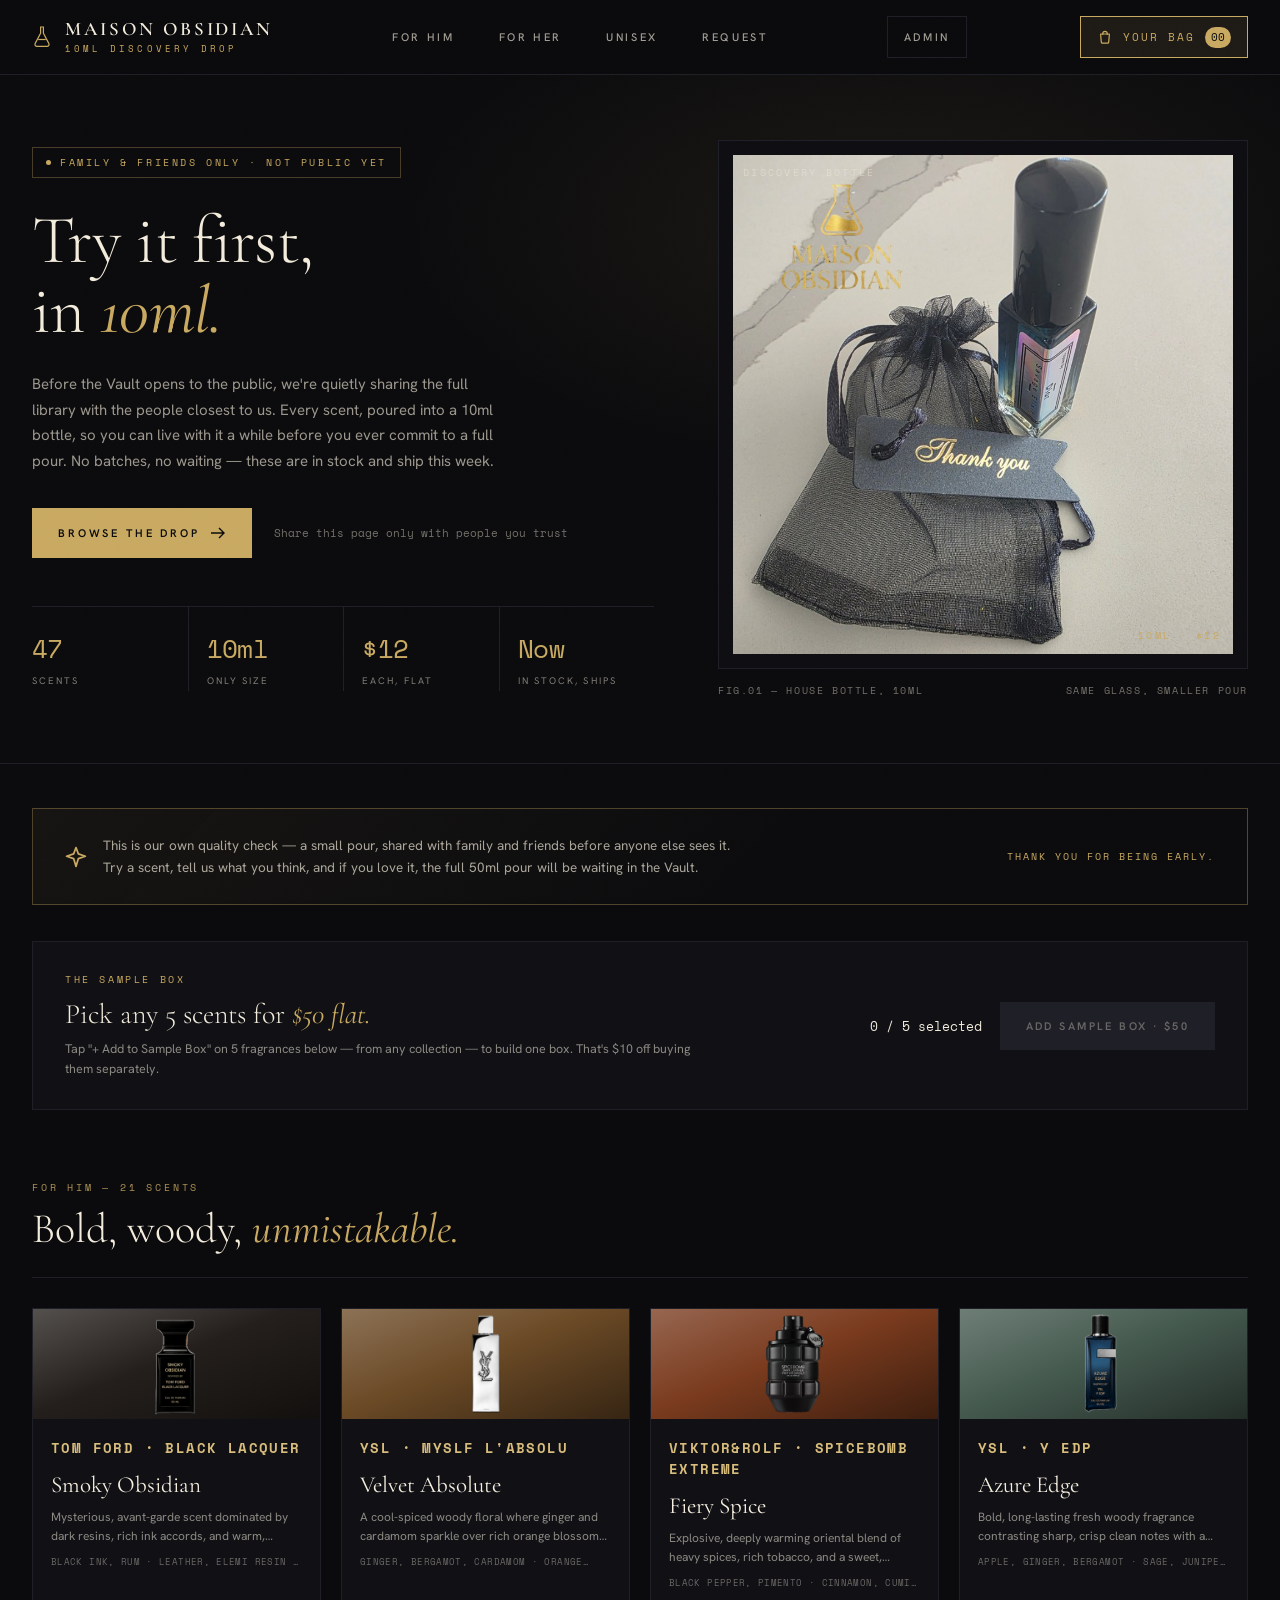
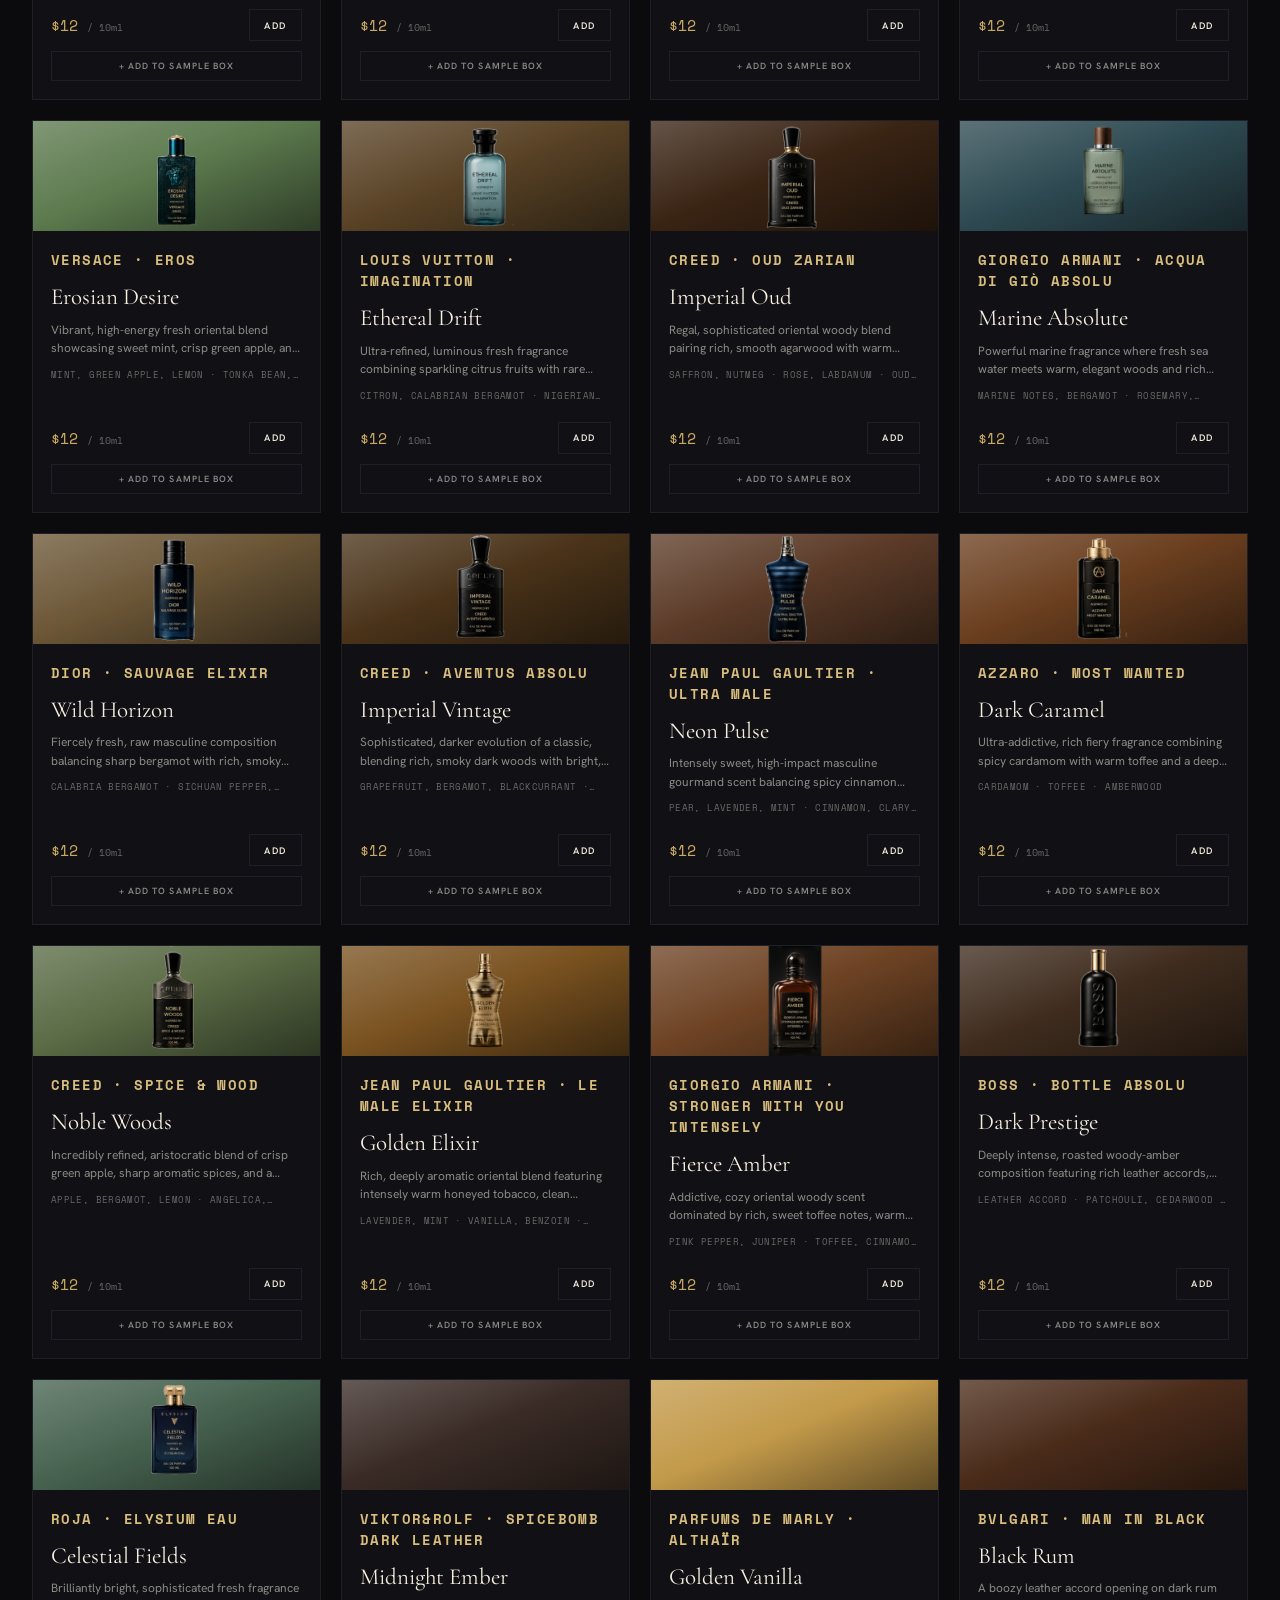
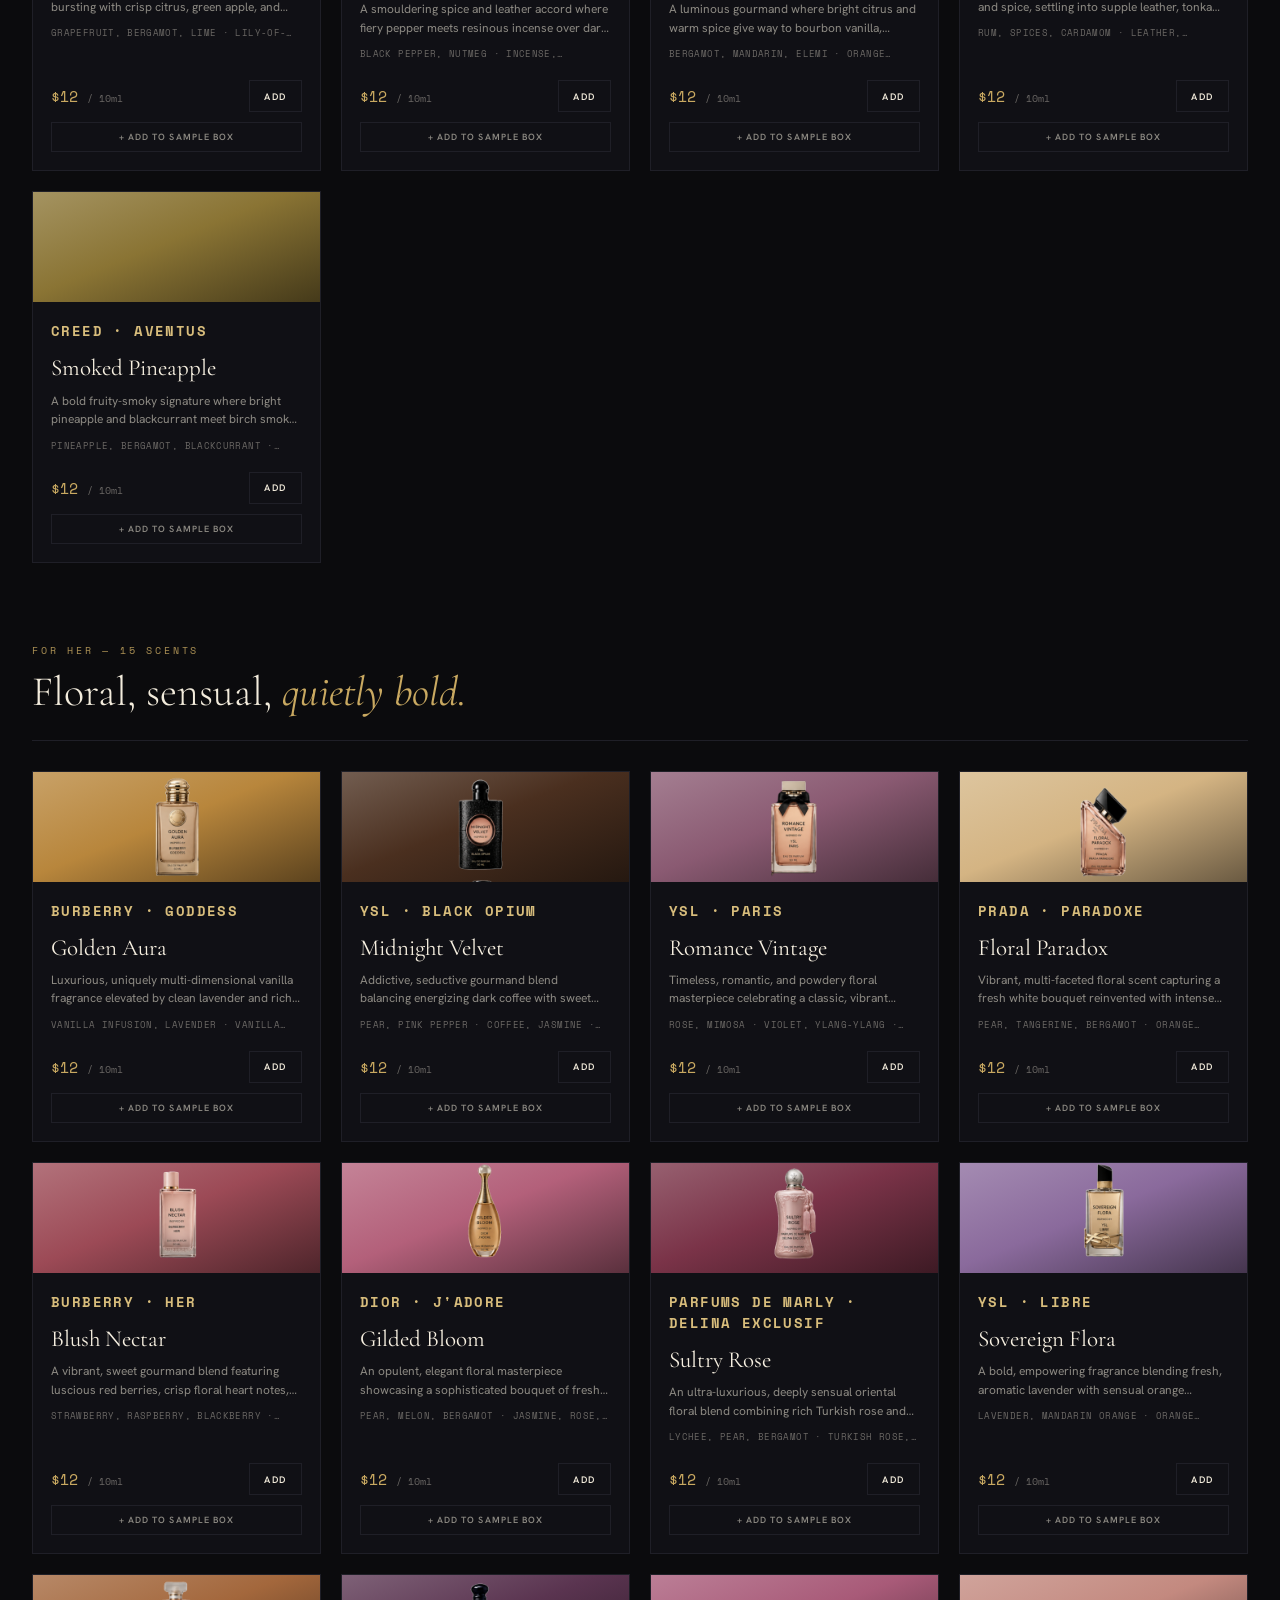
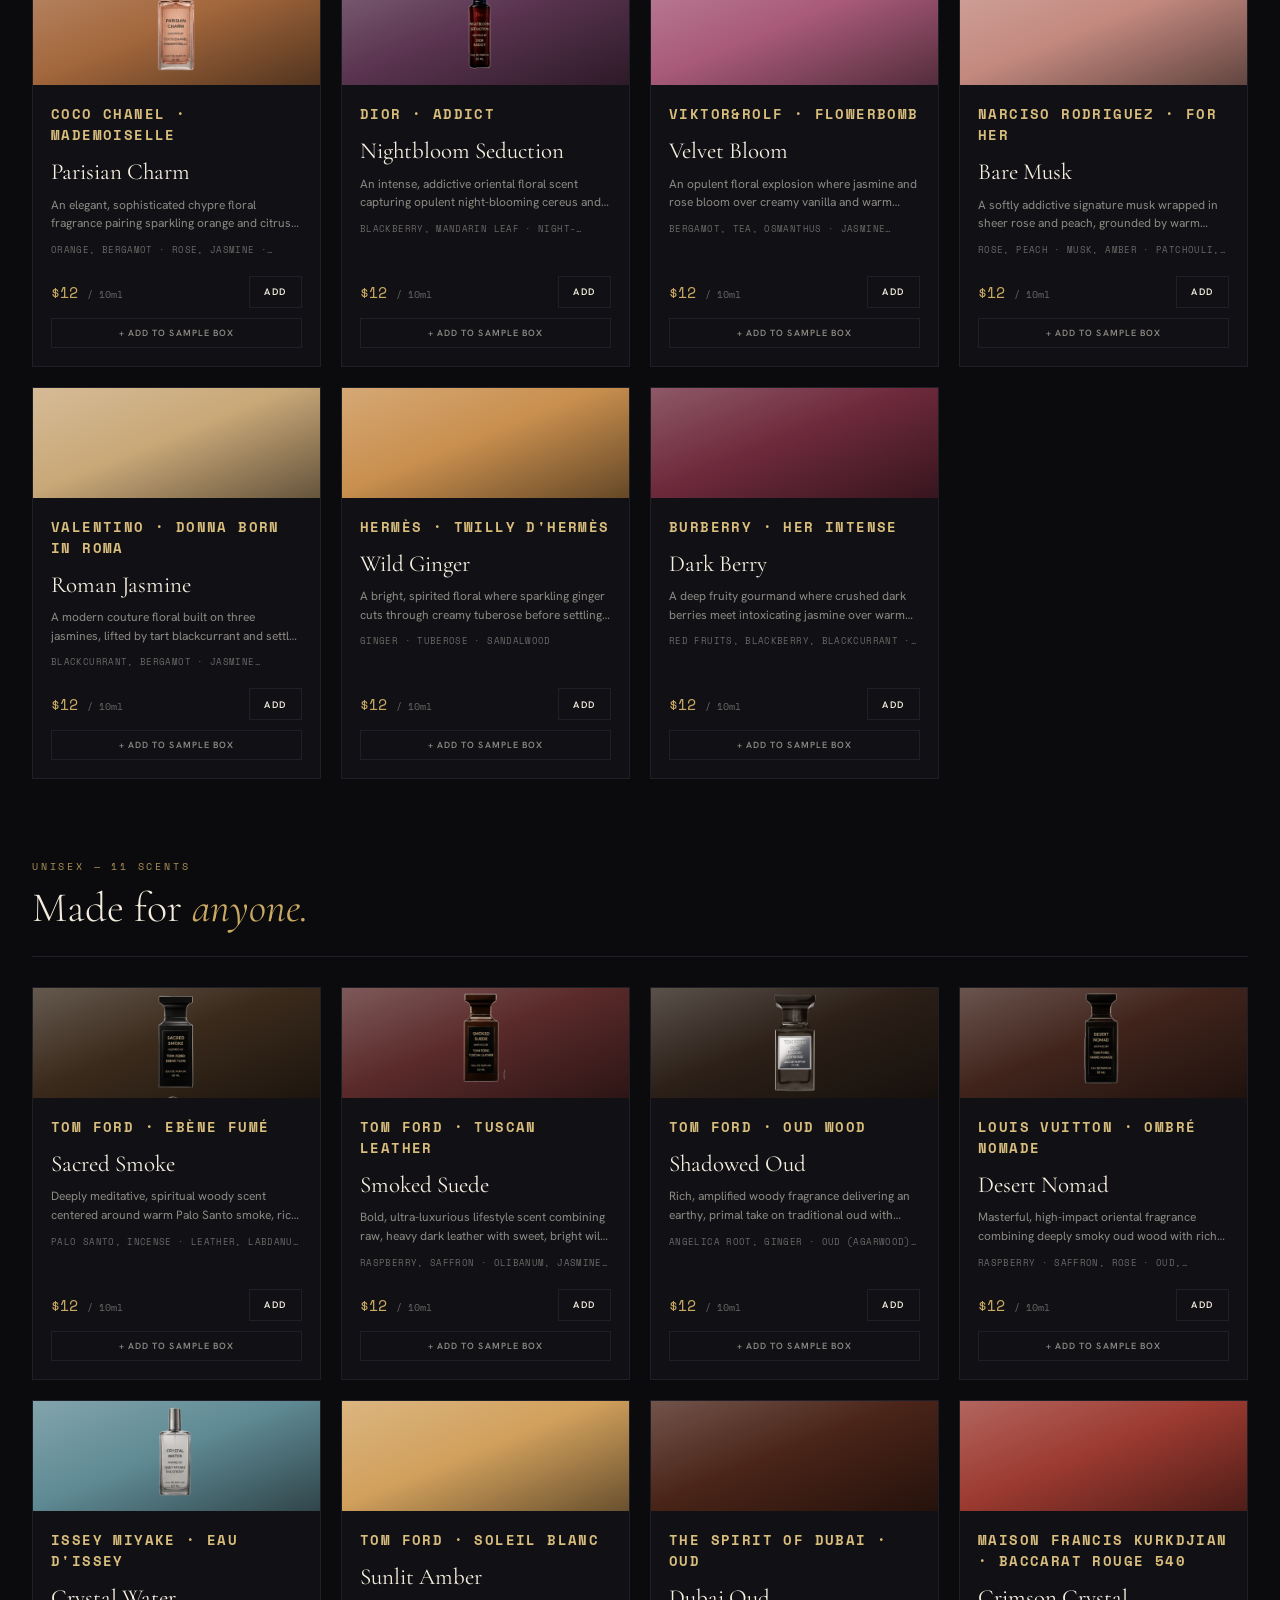
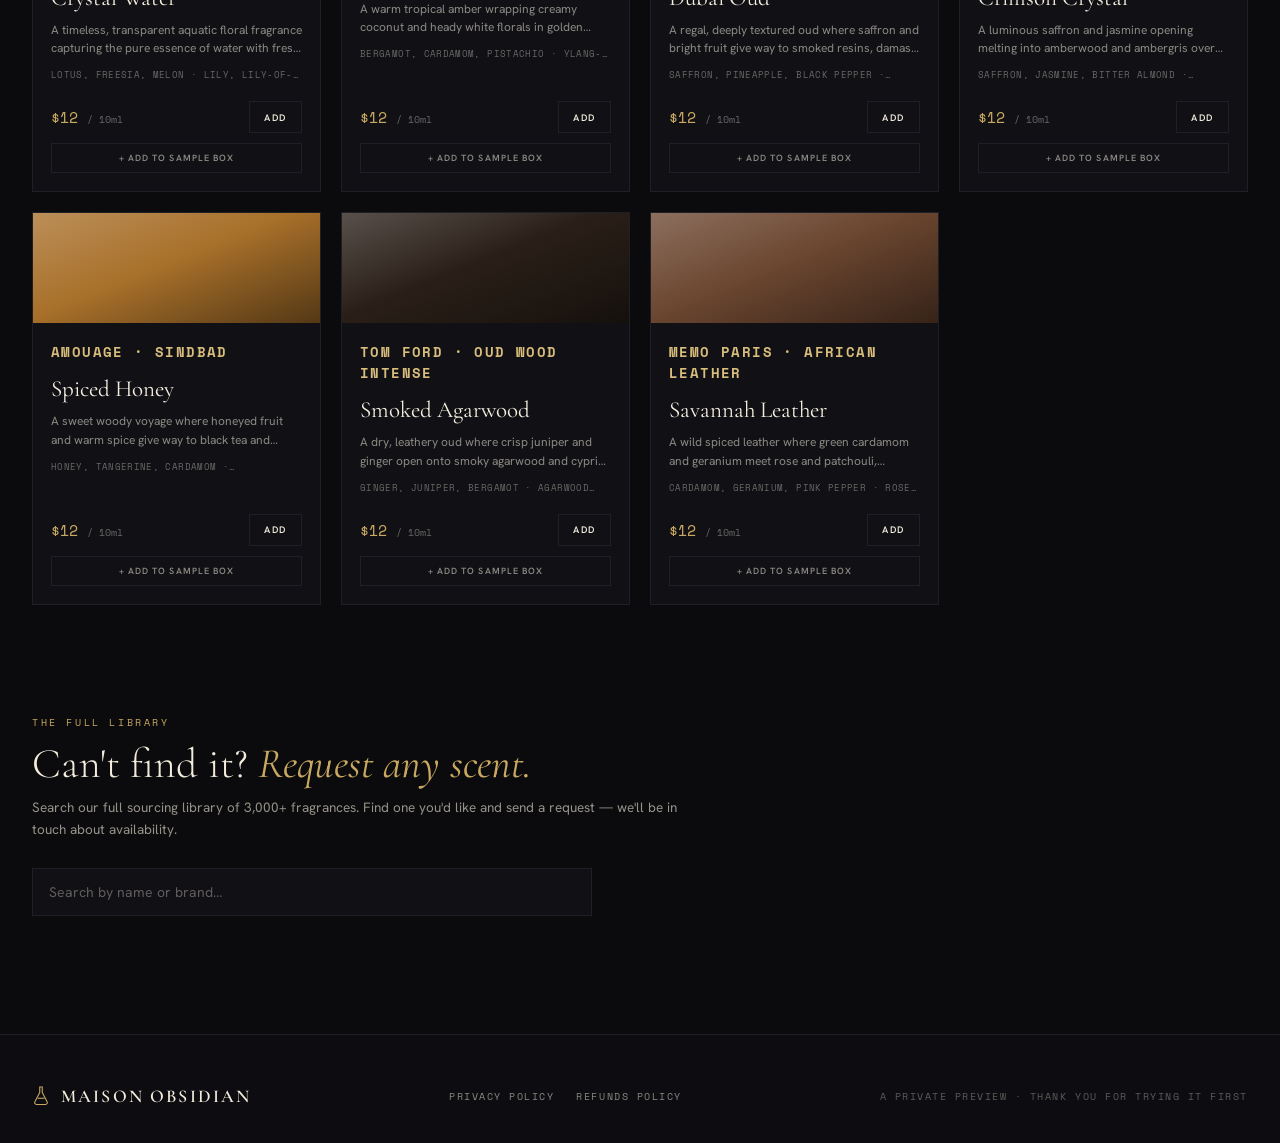
<file: index.html>
<!DOCTYPE html>
<html lang="en">
<head>
<meta charset="utf-8">
<meta name="viewport" content="width=device-width, initial-scale=1">
<title>Maison Obsidian — 10ml Discovery Drop</title>
<meta name="description" content="A private family & friends preview of the Maison Obsidian fragrance library, poured into 10ml discovery bottles. Try it first before you commit to a full pour.">
<link rel="icon" type="image/svg+xml" href="[data-uri]">
<link rel="preconnect" href="https://fonts.googleapis.com">
<link rel="preconnect" href="https://fonts.gstatic.com" crossorigin>
<link href="https://fonts.googleapis.com/css2?family=Cormorant+Garamond:ital,wght@0,300;0,400;0,500;0,600;1,300;1,400;1,500&family=Hanken+Grotesk:wght@300;400;500;600;700&family=Space+Mono:wght@400;700&display=swap" rel="stylesheet">
<link rel="stylesheet" href="styles.css?v=20260728">
</head>
<body class="dd-grain">
  <div id="app">
    <!-- HEADER -->
    <header class="dd-header">
      <div class="dd-header__inner">
        <span class="dd-brand">
          <svg width="20" height="24" viewBox="0 0 20 24" fill="none" aria-hidden="true"><path d="M8 2h4M8.6 2v6.2L3.2 18.4A2 2 0 0 0 5 21.4h10a2 2 0 0 0 1.8-3L11.4 8.2V2" stroke="#c9a961" stroke-width="1.2" stroke-linejoin="round"/><path d="M6.2 14.5h7.6" stroke="#c9a961" stroke-width="1.2"/></svg>
          <span class="dd-brand__text">
            <span class="dd-brand__name">MAISON OBSIDIAN</span>
            <span class="dd-brand__tag">10ml Discovery Drop</span>
          </span>
        </span>
        <nav class="dd-nav" data-shop-only>
          <button type="button" class="dd-nav__link" data-go="dd-him">For Him</button>
          <button type="button" class="dd-nav__link" data-go="dd-her">For Her</button>
          <button type="button" class="dd-nav__link" data-go="dd-unisex">Unisex</button>
          <button type="button" class="dd-nav__link" data-go="dd-request">Request</button>
        </nav>
        <a href="admin.html" class="dd-nav__link dd-nav__admin">Admin</a>
        <button type="button" class="dd-cart-btn" data-open-drawer aria-label="Open your bag">
          <svg width="16" height="16" viewBox="0 0 16 16" fill="none" aria-hidden="true"><path d="M3.6 5h8.8l-.7 8.1a1.1 1.1 0 0 1-1.1 1H5.4a1.1 1.1 0 0 1-1.1-1L3.6 5z" stroke="currentColor" stroke-width="1.2" stroke-linejoin="round"/><path d="M5.8 6V4.6a2.2 2.2 0 0 1 4.4 0V6" stroke="currentColor" stroke-width="1.2"/></svg>
          <span class="dd-cart-btn__label">Your Bag</span>
          <span class="dd-cart-btn__count" data-cart-count>00</span>
        </button>
      </div>
    </header>

    <!-- ============ SHOP VIEW ============ -->
    <div data-view="shop">
      <!-- HERO -->
      <section class="dd-hero">
        <div class="dd-hero__glow" aria-hidden="true"></div>
        <div class="dd-hero__inner">
          <div class="dd-hero__copy">
            <div class="dd-badge">
              <span class="dd-badge__dot"></span>
              Family &amp; Friends Only · Not Public Yet
            </div>
            <h1 class="dd-hero__title">Try it first,<br>in <span class="dd-em">10ml.</span></h1>
            <p class="dd-hero__lede">Before the Vault opens to the public, we're quietly sharing the full library with the people closest to us. Every scent, poured into a 10ml bottle, so you can live with it a while before you ever commit to a full pour. No batches, no waiting — these are in stock and ship this week.</p>
            <div class="dd-hero__cta">
              <button type="button" class="dd-btn-gold dd-btn-gold--lg" data-go="dd-him">
                Browse the Drop
                <svg width="16" height="12" viewBox="0 0 16 12" fill="none" aria-hidden="true"><path d="M1 6h13M9 1l5 5-5 5" stroke="#0b0b0d" stroke-width="1.4"/></svg>
              </button>
              <span class="dd-hero__cta-note">Share this page only with people you trust</span>
            </div>
            <div class="dd-stats">
              <div class="dd-stats__cell"><div class="dd-stats__num">47</div><div class="dd-stats__label">Scents</div></div>
              <div class="dd-stats__cell"><div class="dd-stats__num">10ml</div><div class="dd-stats__label">Only size</div></div>
              <div class="dd-stats__cell"><div class="dd-stats__num">$12</div><div class="dd-stats__label">Each, flat</div></div>
              <div class="dd-stats__cell"><div class="dd-stats__num">Now</div><div class="dd-stats__label">In stock, ships</div></div>
            </div>
          </div>
          <div class="dd-hero__figure">
            <div class="dd-hero__frame">
              <img src="assets/hero.jpg" alt="Maison Obsidian 10ml discovery bottle with organza gift bag and thank-you tag">
              <div class="dd-hero__frame-tl">Discovery Bottle</div>
              <div class="dd-hero__frame-br">10ml · $12</div>
            </div>
            <div class="dd-hero__caption">
              <span>Fig.01 — House Bottle, 10ml</span>
              <span>Same glass, smaller pour</span>
            </div>
          </div>
        </div>
      </section>

      <!-- FAMILY & FRIENDS CALLOUT -->
      <section class="dd-wrap dd-section--callout">
        <div class="dd-callout">
          <div class="dd-callout__left">
            <svg width="22" height="22" viewBox="0 0 14 14" fill="none" aria-hidden="true"><path d="M7 1l1.5 4L13 6.5 8.5 8 7 13 5.5 8 1 6.5 5.5 5z" stroke="#c9a961" stroke-width="1.1" stroke-linejoin="round"/></svg>
            <p>This is our own quality check — a small pour, shared with family and friends before anyone else sees it. Try a scent, tell us what you think, and if you love it, the full 50ml pour will be waiting in the Vault.</p>
          </div>
          <span class="dd-callout__sign">Thank you for being early.</span>
        </div>
      </section>

      <!-- SAMPLE BOX BUILDER -->
      <section class="dd-wrap dd-section--samplebox">
        <div class="dd-samplebox">
          <div class="dd-samplebox__copy">
            <div class="dd-eyebrow">The Sample Box</div>
            <h3 class="dd-samplebox__title">Pick any 5 scents for <span class="dd-em">$50 flat.</span></h3>
            <p class="dd-samplebox__sub">Tap "+ Add to Sample Box" on 5 fragrances below — from any collection — to build one box. That's $10 off buying them separately.</p>
          </div>
          <div class="dd-samplebox__action">
            <span class="dd-samplebox__count" data-sample-count>0 / 5 selected</span>
            <button type="button" class="dd-samplebox__btn" data-add-samplebox disabled>Add Sample Box · $50</button>
          </div>
        </div>
      </section>

      <!-- MASCULINE -->
      <section id="dd-him" class="dd-wrap dd-collection">
        <div class="dd-collection__head">
          <div>
            <div class="dd-collection__eyebrow" data-count-eyebrow="him">For Him — 00 Scents</div>
            <h2 class="dd-collection__title">Bold, woody, <span class="dd-em">unmistakable.</span></h2>
          </div>
        </div>
        <div class="dd-grid" data-grid="him"></div>
      </section>

      <!-- FEMININE -->
      <section id="dd-her" class="dd-wrap dd-collection">
        <div class="dd-collection__head">
          <div>
            <div class="dd-collection__eyebrow" data-count-eyebrow="her">For Her — 00 Scents</div>
            <h2 class="dd-collection__title">Floral, sensual, <span class="dd-em">quietly bold.</span></h2>
          </div>
        </div>
        <div class="dd-grid" data-grid="her"></div>
      </section>

      <!-- UNISEX -->
      <section id="dd-unisex" class="dd-wrap dd-collection dd-collection--last">
        <div class="dd-collection__head">
          <div>
            <div class="dd-collection__eyebrow" data-count-eyebrow="unisex">Unisex — 00 Scents</div>
            <h2 class="dd-collection__title">Made for <span class="dd-em">anyone.</span></h2>
          </div>
        </div>
        <div class="dd-grid" data-grid="unisex"></div>
      </section>

      <!-- REQUEST A FRAGRANCE (full sourcing library) -->
      <section id="dd-request" class="dd-wrap dd-request">
        <div class="dd-request__head">
          <div class="dd-eyebrow">The Full Library</div>
          <h2 class="dd-collection__title">Can't find it? <span class="dd-em">Request any scent.</span></h2>
          <p class="dd-request__sub">Search our full sourcing library of 3,000+ fragrances. Find one you'd like and send a request — we'll be in touch about availability.</p>
        </div>
        <div class="dd-request__search">
          <input type="search" class="dd-input dd-request__input" data-request-search placeholder="Search by name or brand…" autocomplete="off" aria-label="Search the fragrance library">
          <div class="dd-request__meta" data-request-meta></div>
        </div>
        <div class="dd-request__results" data-request-results></div>
      </section>
    </div>

    <!-- ============ CHECKOUT VIEW ============ -->
    <main data-view="checkout" hidden>
      <div class="dd-checkout">
        <button type="button" class="dd-back" data-back-to-shop>
          <svg width="15" height="11" viewBox="0 0 15 11" fill="none" aria-hidden="true"><path d="M14 5.5H1M6 1L1 5.5 6 10" stroke="currentColor" stroke-width="1.3"/></svg>
          Back to shopping
        </button>
        <h1 class="dd-checkout__title">Checkout</h1>

        <div class="dd-checkout__grid">
          <!-- FORM -->
          <div class="dd-form">
            <div>
              <div class="dd-form__label">Contact</div>
              <input type="email" class="dd-input dd-input--mt" data-field="email" placeholder="Email address" autocomplete="email">
            </div>

            <div class="dd-form__block">
              <div class="dd-form__label">Delivery</div>
              <div class="dd-delivery">
                <label class="dd-delivery__opt dd-delivery__opt--on" data-delivery-opt="post">
                  <input type="radio" name="delivery" value="post" data-delivery="post" checked>
                  <span><span class="dd-delivery__name">Ship via Australia Post</span><small>Live rate to your address, calculated below.</small></span>
                </label>
                <label class="dd-delivery__opt" data-delivery-opt="alternate">
                  <input type="radio" name="delivery" value="alternate" data-delivery="alternate">
                  <span><span class="dd-delivery__name">Arrange alternate delivery</span><small>Hand delivery or via a friend — no postage charged.</small></span>
                </label>
              </div>
            </div>

            <div class="dd-form__block">
              <div class="dd-form__label" data-address-label>Shipping Address</div>
              <div class="dd-form__rows">
                <input type="text" class="dd-input" data-field="fullName" placeholder="Full name" autocomplete="name">
                <div class="dd-form__rows" data-postal-fields>
                  <input type="text" class="dd-input" data-field="address" placeholder="Street address" autocomplete="street-address">
                  <div class="dd-form__triple">
                    <input type="text" class="dd-input" data-field="city" placeholder="City" autocomplete="address-level2">
                    <input type="text" class="dd-input" data-field="region" placeholder="State" autocomplete="address-level1">
                    <input type="text" class="dd-input" data-field="zip" placeholder="ZIP" autocomplete="postal-code">
                  </div>
                  <input type="text" class="dd-input" data-field="country" placeholder="Country" autocomplete="country-name">
                </div>
                <input type="tel" class="dd-input" data-field="mobile" data-delivery-mobile placeholder="Mobile number" autocomplete="tel" inputmode="tel" hidden>
                <textarea class="dd-input dd-delivery__notes" data-field="deliveryNotes" data-delivery-notes placeholder="How should we get this to you? e.g. hand delivery, a pickup time, or a friend's name, address & contact." hidden></textarea>
              </div>
            </div>

            <div class="dd-form__block">
              <div class="dd-form__label">Payment</div>
              <div class="dd-form__secure">
                <svg width="15" height="15" viewBox="0 0 16 16" fill="none" aria-hidden="true"><rect x="3" y="7" width="10" height="7" rx="1.2" stroke="#c9a961" stroke-width="1.1"/><path d="M5.2 7V5a2.8 2.8 0 0 1 5.6 0v2" stroke="#c9a961" stroke-width="1.1"/></svg>
                <p>Card details are entered on Stripe's secure checkout after you place the order. We never see or store your card — only Stripe does.</p>
              </div>
            </div>
          </div>

          <!-- SUMMARY -->
          <div class="dd-summary">
            <div class="dd-form__label">Order Summary</div>
            <div class="dd-summary__lines" data-summary-lines></div>
            <div class="dd-summary__meta">
              <div class="dd-summary__row"><span>Subtotal</span><span data-summary-subtotal>$0</span></div>
              <div class="dd-summary__row"><span>Shipping</span><span class="dd-em" data-summary-shipping>Enter postcode</span></div>
              <div class="dd-summary__ship-note" data-summary-shipping-note hidden></div>
            </div>
            <div class="dd-summary__total">
              <span class="dd-summary__total-label">Total</span>
              <span class="dd-summary__total-val" data-summary-total>$0</span>
            </div>
            <button type="button" class="dd-btn-gold dd-btn-gold--block" data-place-order>Place Order · $0</button>
            <p class="dd-summary__secure-note">Secured by Stripe · you'll confirm payment on the next step.</p>
            <p class="dd-form__error" data-form-error hidden>Please fill in your email and shipping address.</p>
          </div>
        </div>
      </div>
    </main>

    <!-- ============ CONFIRMATION VIEW ============ -->
    <main data-view="confirmed" hidden>
      <div class="dd-confirm">
        <div class="dd-confirm__check">
          <svg width="30" height="30" viewBox="0 0 20 20" fill="none" aria-hidden="true"><circle cx="10" cy="10" r="9" stroke="#c9a961" stroke-width="1.1"/><path d="M6 10l2.6 2.6L14 7" stroke="#c9a961" stroke-width="1.4"/></svg>
        </div>
        <h1 class="dd-confirm__title">Order placed.</h1>
        <p class="dd-confirm__order">Order <span data-confirm-order>MO-00000</span></p>
        <p class="dd-confirm__ship" data-confirm-ship></p>
        <button type="button" class="dd-btn-gold dd-btn-gold--lg" data-continue-shopping>Continue Browsing</button>
      </div>
    </main>

    <!-- FOOTER -->
    <footer class="dd-footer">
      <div class="dd-footer__inner">
        <div class="dd-footer__brand">
          <svg width="18" height="22" viewBox="0 0 20 24" fill="none" aria-hidden="true"><path d="M8 2h4M8.6 2v6.2L3.2 18.4A2 2 0 0 0 5 21.4h10a2 2 0 0 0 1.8-3L11.4 8.2V2" stroke="#c9a961" stroke-width="1.2" stroke-linejoin="round"/><path d="M6.2 14.5h7.6" stroke="#c9a961" stroke-width="1.2"/></svg>
          <span class="dd-footer__name">MAISON OBSIDIAN</span>
        </div>
        <nav class="dd-footer__links">
          <a href="privacy.html">Privacy Policy</a>
          <a href="refunds.html">Refunds Policy</a>
        </nav>
        <span class="dd-footer__note">A private preview · thank you for trying it first</span>
      </div>
    </footer>

    <!-- CART DRAWER -->
    <div data-drawer hidden>
      <div class="dd-drawer__scrim" data-close-drawer></div>
      <aside class="dd-drawer" role="dialog" aria-label="Your bag">
        <div class="dd-drawer__head">
          <span class="dd-eyebrow">Your Bag</span>
          <button type="button" class="dd-drawer__close" data-close-drawer aria-label="Close bag">×</button>
        </div>
        <div class="dd-drawer__body dd-scroll" data-drawer-body></div>
        <div class="dd-drawer__foot" data-drawer-foot hidden>
          <div class="dd-drawer__subtotal">
            <span>SUBTOTAL</span><span class="dd-drawer__subtotal-val" data-drawer-subtotal>$0</span>
          </div>
          <button type="button" class="dd-btn-gold dd-btn-gold--block dd-btn-gold--mt" data-go-checkout>Checkout · Ships Now</button>
          <p class="dd-drawer__foot-note">In stock — no batch to wait on. Charged now, ships this week.</p>
        </div>
      </aside>
    </div>

    <!-- PRODUCT DETAIL MODAL -->
    <div data-product-modal hidden>
      <div class="dd-modal__scrim" data-close-product></div>
      <div class="dd-modal" role="dialog" aria-modal="true" aria-label="Product details">
        <button type="button" class="dd-modal__close" data-close-product aria-label="Close">×</button>
        <div class="dd-modal__body" data-product-body></div>
      </div>
    </div>

    <!-- REQUEST MODAL -->
    <div data-request-modal hidden>
      <div class="dd-modal__scrim" data-close-request></div>
      <div class="dd-modal dd-modal--form" role="dialog" aria-modal="true" aria-label="Request a fragrance">
        <button type="button" class="dd-modal__close" data-close-request aria-label="Close">×</button>
        <div class="dd-request-form" data-request-form></div>
      </div>
    </div>

    <!-- LIBRARY SEARCH POPUP (auto-opens after 10s) -->
    <div data-search-modal hidden>
      <div class="dd-modal__scrim" data-close-search></div>
      <div class="dd-modal dd-modal--search" role="dialog" aria-modal="true" aria-label="Search the fragrance library">
        <button type="button" class="dd-modal__close" data-close-search aria-label="Close">×</button>
        <div class="dd-search-pop">
          <div class="dd-eyebrow">The Full Library</div>
          <h3 class="dd-search-pop__title">Looking for something <span class="dd-em">specific?</span></h3>
          <p class="dd-search-pop__sub">Search 3,000+ fragrances by brand or name, and request any of them.</p>
          <input type="search" class="dd-input dd-search-pop__input" data-search-pop-input placeholder="Search by brand or name…" autocomplete="off" aria-label="Search the fragrance library">
          <div class="dd-search-pop__meta" data-search-pop-meta></div>
          <div class="dd-search-pop__results" data-search-pop-results></div>
        </div>
      </div>
    </div>

    <!-- SAMPLE BOX UPSELL NUDGE (shows at 3–4 selected) -->
    <div class="dd-nudge" data-samplebox-nudge hidden role="status" aria-live="polite">
      <svg width="18" height="18" viewBox="0 0 20 24" fill="none" aria-hidden="true"><path d="M8 2h4M8.6 2v6.2L3.2 18.4A2 2 0 0 0 5 21.4h10a2 2 0 0 0 1.8-3L11.4 8.2V2" stroke="#c9a961" stroke-width="1.2" stroke-linejoin="round"/><path d="M6.2 14.5h7.6" stroke="#c9a961" stroke-width="1.2"/></svg>
      <div class="dd-nudge__body" data-nudge-text></div>
      <button type="button" class="dd-nudge__close" data-nudge-close aria-label="Dismiss">×</button>
    </div>
  </div>

  <script src="data.js?v=20260917"></script>
  <script src="app.js?v=20260822"></script>
</body>
</html>
</file>
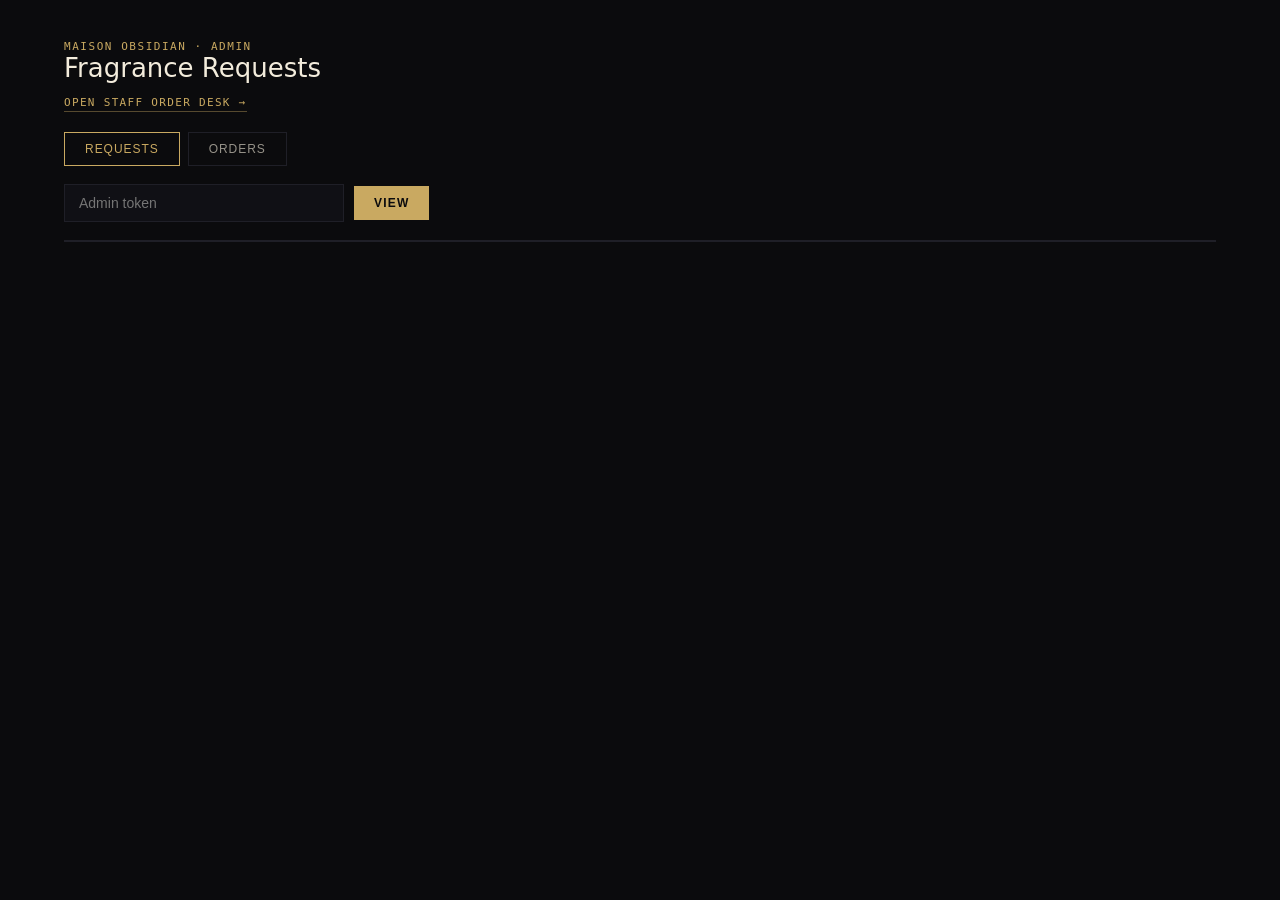
<file: admin.html>
<!DOCTYPE html>
<html lang="en">
<head>
<meta charset="utf-8">
<meta name="viewport" content="width=device-width, initial-scale=1">
<meta name="robots" content="noindex, nofollow">
<title>Admin · Maison Obsidian</title>
<style>
  :root { --bg:#0b0b0d; --panel:#101015; --line:#1f1f27; --gold:#c9a961; --cream:#f3ecdc; --mono:'Space Mono',monospace; }
  * { box-sizing: border-box; }
  body { margin:0; background:var(--bg); color:var(--cream); font-family:system-ui,-apple-system,Segoe UI,Roboto,sans-serif; }
  .wrap { max-width:1200px; margin:0 auto; padding:40px 24px 80px; }
  h1 { font-weight:400; font-size:26px; margin:0 0 4px; }
  .sub { font-family:var(--mono); font-size:11px; letter-spacing:0.14em; text-transform:uppercase; color:var(--gold); }
  .tabs { display:flex; gap:8px; margin:22px 0 0; }
  .tab { background:none; border:1px solid var(--line); color:rgba(243,236,220,0.6); padding:9px 20px; font-size:12px; letter-spacing:0.08em; text-transform:uppercase; cursor:pointer; }
  .tab.active { border-color:var(--gold); color:var(--gold); }
  .bar { display:flex; gap:10px; align-items:center; margin:18px 0; flex-wrap:wrap; }
  input[type=password]{ background:var(--panel); border:1px solid var(--line); color:var(--cream); padding:10px 14px; font-size:14px; min-width:280px; outline:none; }
  input:focus { border-color:rgba(201,169,97,0.5); }
  button.go { background:var(--gold); color:var(--bg); border:0; padding:10px 20px; font-weight:600; letter-spacing:0.1em; text-transform:uppercase; font-size:12px; cursor:pointer; }
  button.ghost { background:none; color:rgba(243,236,220,0.6); border:1px solid var(--line); padding:10px 16px; text-transform:uppercase; font-size:12px; letter-spacing:0.08em; cursor:pointer; }
  .msg { font-size:13px; color:rgba(243,236,220,0.6); margin:8px 0; }
  .msg.err { color:#c9887a; }
  .count { font-family:var(--mono); font-size:11px; color:rgba(243,236,220,0.5); margin-bottom:12px; }
  table { width:100%; border-collapse:collapse; font-size:13px; }
  th, td { text-align:left; padding:10px 12px; border-bottom:1px solid var(--line); vertical-align:top; }
  th { font-family:var(--mono); font-size:9.5px; letter-spacing:0.14em; text-transform:uppercase; color:var(--gold); position:sticky; top:0; background:var(--bg); }
  tr:hover td { background:rgba(255,255,255,0.02); }
  .strong { color:var(--cream); }
  .brand { font-family:var(--mono); font-size:10px; letter-spacing:0.1em; text-transform:uppercase; color:rgba(243,236,220,0.5); }
  .amount { font-family:var(--mono); color:var(--gold); white-space:nowrap; }
  .muted { color:rgba(243,236,220,0.5); }
  .ref { font-family:var(--mono); font-size:10px; color:rgba(243,236,220,0.4); }
  a { color:var(--gold); }
  .scroll { overflow-x:auto; border:1px solid var(--line); }
  /* Items — our name + the fragrance it's inspired by */
  .item-line { margin:0 0 7px; }
  .item-line:last-child { margin-bottom:0; }
  .item-scent { padding-left:10px; margin-top:2px; }
  .insp { font-family:var(--mono); font-size:10px; letter-spacing:0.06em; color:rgba(201,169,97,0.85); }
  /* Shipping details */
  .ship-name { color:var(--cream); }
  /* Packed checkbox + fulfilled rows */
  td.pack { text-align:center; white-space:nowrap; }
  .pack-box { width:18px; height:18px; accent-color:var(--gold); cursor:pointer; }
  .pack-box:disabled { opacity:0.5; cursor:progress; }
  tr.packed td { opacity:0.5; }
  tr.packed td.pack { opacity:1; }
  /* Tracking / consignment number */
  td.track { white-space:nowrap; }
  .track-box { background:var(--panel); border:1px solid var(--line); color:var(--cream); font-family:var(--mono); font-size:11px; padding:6px 8px; width:130px; outline:none; }
  .track-box:focus { border-color:rgba(201,169,97,0.5); }
  .track-box:disabled { opacity:0.5; cursor:progress; }
  .track-link { display:inline-block; margin-left:6px; font-family:var(--mono); font-size:10px; letter-spacing:0.06em; text-transform:uppercase; }
</style>
</head>
<body>
  <div class="wrap">
    <div class="sub">Maison Obsidian · Admin</div>
    <h1 id="heading">Fragrance Requests</h1>
    <p style="margin:8px 0 0"><a href="staff.html" style="color:var(--gold);font-family:var(--mono);font-size:11px;letter-spacing:.12em;text-transform:uppercase;text-decoration:none;border-bottom:1px solid rgba(201,169,97,.4);padding-bottom:2px">Open Staff Order Desk →</a></p>

    <div class="tabs">
      <button class="tab active" data-tab="requests">Requests</button>
      <button class="tab" data-tab="orders">Orders</button>
    </div>

    <div class="bar">
      <input type="password" id="token" placeholder="Admin token" autocomplete="current-password">
      <button class="go" id="load">View</button>
      <button class="ghost" id="refresh" hidden>Refresh</button>
      <button class="ghost" id="csv" hidden>Export CSV</button>
      <button class="ghost" id="packlist" hidden>Print Pack List</button>
      <button class="ghost" id="backfill" hidden>Sync from Stripe</button>
    </div>
    <p class="msg" id="msg"></p>
    <div class="count" id="count"></div>
    <div class="scroll"><table id="table" hidden>
      <thead><tr id="head"></tr></thead>
      <tbody id="rows"></tbody>
    </table></div>
  </div>

<script src="data.js?v=20260917"></script>
<script>
(function(){
  var $ = function(id){ return document.getElementById(id); };
  var tab = "requests";
  var rowsData = [];

  // Our fragrance name → the designer scent it's inspired by (from data.js).
  var INSP = {};
  (window.FRAGS || []).forEach(function(f){ if(f && f.name){ INSP[f.name.trim().toLowerCase()] = f.insp || ""; } });
  function inspOf(name){ return INSP[String(name==null?"":name).trim().toLowerCase()] || ""; }

  var VIEWS = {
    requests: {
      endpoint: "/api/requests", key: "requests", heading: "Fragrance Requests",
      csv: ["created_at","fragrance_name","brand","size","price","quantity","requester_name","email","note","status","product_id"],
      cols: ["When","Fragrance","Qty","Requester","Email","Note","Status"],
      row: function(r){
        return "<td class='muted'>"+esc(fmtDate(r.created_at))+"</td>"+
          "<td><div class='strong'>"+esc(r.fragrance_name)+"</div><div class='brand'>"+esc(r.brand||"")+(r.size?" · "+esc(r.size):"")+(r.price!=null?" · $"+esc(r.price):"")+"</div></td>"+
          "<td>"+esc(r.quantity)+"</td>"+
          "<td>"+esc(r.requester_name)+"</td>"+
          "<td><a href='mailto:"+esc(r.email)+"'>"+esc(r.email)+"</a></td>"+
          "<td class='muted'>"+esc(r.note||"")+"</td>"+
          "<td>"+esc(r.status||"")+"</td>";
      }
    },
    orders: {
      endpoint: "/api/orders", key: "orders", heading: "Paid Orders",
      csv: ["created_at","packed","tracking","amount_total","currency","items","name","email","mobile","delivery_method","delivery_notes","ship_address","ship_city","ship_region","ship_postcode","status","stripe_session_id","payment_intent_id"],
      cols: ["Packed","When","Items","Amount","Customer","Email","Shipping","Tracking","Status","Ref"],
      row: function(r){
        var amt = (typeof r.amount_total === "number") ? ("$"+(r.amount_total/100).toFixed(2)+" "+String(r.currency||"").toUpperCase()) : "";
        return "<td class='pack'><input type='checkbox' class='pack-box' data-id='"+esc(r.id||"")+"'"+(r.packed?" checked":"")+" title='Mark as packed'></td>"+
          "<td class='muted'>"+esc(fmtDate(r.created_at))+"</td>"+
          "<td>"+renderItems(r.items)+"</td>"+
          "<td class='amount'>"+amt+"</td>"+
          "<td>"+esc(r.name||"")+"</td>"+
          "<td><a href='mailto:"+esc(r.email||"")+"'>"+esc(r.email||"")+"</a></td>"+
          "<td>"+renderShipping(r)+"</td>"+
          "<td class='track'>"+renderTracking(r)+"</td>"+
          "<td>"+esc(r.status||"")+"</td>"+
          "<td class='ref'>"+esc(String(r.stripe_session_id||"").slice(-12))+"</td>";
      }
    }
  };

  function esc(s){ return String(s==null?"":s).replace(/[&<>"']/g,function(c){return{"&":"&amp;","<":"&lt;",">":"&gt;",'"':"&quot;","'":"&#39;"}[c];}); }
  function fmtDate(s){ if(!s) return ""; var d=new Date(s); return isNaN(d)?esc(s):d.toLocaleString(); }

  // "Our Name" plus the designer scent it's inspired by. One label = our name,
  // small gold line = inspiration.
  function scentLabel(name){
    name = String(name==null?"":name).trim();
    if(!name) return "";
    var ins = inspOf(name);
    return esc(name) + (ins ? " <span class='insp'>· inspired by "+esc(ins)+"</span>" : "");
  }

  // Turn the webhook's order summary text into an itemised list that shows both
  // our fragrance name and the scent it's inspired by. The summary is built in
  // api/checkout.js as "N× Name" lines and "Sample Box (A, B, C…)" joined by "; ".
  function renderItems(str){
    str = String(str==null?"":str).trim();
    if(!str) return "";
    var parts = str.split(";").map(function(s){ return s.trim(); }).filter(Boolean);
    return parts.map(function(p){
      var box = p.match(/^Sample Box\s*\((.+)\)\s*$/i);
      if(box){
        var inner = box[1].split(",").map(function(s){ return s.trim(); }).filter(Boolean)
          .map(function(n){ return "<div class='item-scent'>"+scentLabel(n)+"</div>"; }).join("");
        return "<div class='item-line'><span class='strong'>Sample Box · 5 × 10ml</span>"+inner+"</div>";
      }
      if(/^Sample Box$/i.test(p)){
        return "<div class='item-line'><span class='strong'>Sample Box · 5 × 10ml</span></div>";
      }
      var m = p.match(/^(\d+)\s*[×x]\s*(.+)$/);
      if(m){
        return "<div class='item-line'><span class='strong'>"+esc(m[1])+"× </span>"+scentLabel(m[2])+"</div>";
      }
      return "<div class='item-line'>"+scentLabel(p)+"</div>";
    }).join("");
  }

  // Full shipping / delivery details: recipient, address (with region), and
  // contact mobile — or the alternate-delivery instructions when chosen.
  function renderShipping(r){
    var isAlt = r.delivery_method === "alternate";
    var out = "<div class='brand'>"+(isAlt ? "Alternate delivery" : "Australia Post")+"</div>";
    if(r.name) out += "<div class='ship-name'>"+esc(r.name)+"</div>";
    if(isAlt){
      if(r.delivery_notes) out += "<div class='muted'>"+esc(r.delivery_notes)+"</div>";
    } else {
      if(r.ship_address) out += "<div class='muted'>"+esc(r.ship_address)+"</div>";
      var loc = [r.ship_city, r.ship_region, r.ship_postcode].filter(Boolean).map(esc).join(", ");
      if(loc) out += "<div class='muted'>"+loc+"</div>";
    }
    if(r.mobile) out += "<div class='muted'>☎ "+esc(r.mobile)+"</div>";
    return out;
  }

  // Editable tracking / consignment number, with an Australia Post track link
  // once a number is saved (posted orders only).
  function renderTracking(r){
    var t = r.tracking || "";
    var input = "<input type='text' class='track-box' data-id='"+esc(r.id||"")+"' value='"+esc(t)+"' placeholder='Add tracking…' autocomplete='off'>";
    var link = "";
    if(t && r.delivery_method !== "alternate"){
      link = "<a class='track-link' href='https://auspost.com.au/mypost/track/#/details/"+encodeURIComponent(t)+"' target='_blank' rel='noopener'>Track ↗</a>";
    }
    return input + link;
  }

  // Persist a PATCH to Supabase via /api/orders (admin-gated). `patch` is the
  // field(s) to change, e.g. { packed:true } or { tracking:"AA123" }.
  function saveOrder(id, patch, done){
    var token = $("token").value.trim();
    var payload = { id: id };
    for(var k in patch){ if(patch.hasOwnProperty(k)) payload[k] = patch[k]; }
    fetch("/api/orders", {
      method: "PATCH",
      headers: { "Content-Type": "application/json", Authorization: "Bearer " + token },
      body: JSON.stringify(payload)
    })
      .then(function(r){ return r.json().then(function(d){ return { status:r.status, d:d }; }); })
      .then(function(res){ done(res.status===200 && res.d && res.d.ok, res.d && res.d.order); })
      .catch(function(){ done(false); });
  }
  function setPacked(id, checked, done){ saveOrder(id, { packed: checked }, done); }
  function msg(t, err){ var m=$("msg"); m.textContent=t; m.className = "msg" + (err?" err":""); }

  function render(list){
    var v = VIEWS[tab];
    rowsData = list;
    $("head").innerHTML = v.cols.map(function(c){ return "<th>"+c+"</th>"; }).join("");
    $("rows").innerHTML = list.map(function(r){
      var cls = (tab==="orders" && r.packed) ? " class='packed'" : "";
      return "<tr"+cls+">"+v.row(r)+"</tr>";
    }).join("");
    $("table").hidden = list.length === 0;
    $("count").textContent = list.length + " " + (list.length===1 ? v.key.replace(/s$/,"") : v.key);
    $("refresh").hidden = false;
    $("csv").hidden = list.length === 0;
    $("backfill").hidden = (tab !== "orders");
    $("packlist").hidden = (tab !== "orders" || list.length === 0);
  }

  function load(){
    var v = VIEWS[tab];
    var token = $("token").value.trim();
    if(!token){ msg("Enter the admin token.", true); return; }
    try { localStorage.setItem("mo_admin_token", token); } catch(e){}
    msg("Loading…", false);
    fetch(v.endpoint, { headers: { Authorization: "Bearer " + token, Accept: "application/json" } })
      .then(function(r){ return r.json().then(function(d){ return {status:r.status, d:d}; }); })
      .then(function(res){
        if(res.status===200 && res.d && res.d.ok){ msg("", false); render(res.d[v.key]||[]); }
        else if(res.status===401){ msg("Unauthorized — check the token.", true); }
        else { msg((res.d && res.d.error) || "Could not load.", true); }
      })
      .catch(function(){ msg("Network error.", true); });
  }

  function toCSV(){
    var cols = VIEWS[tab].csv;
    var esc2 = function(val){ val=String(val==null?"":val); return /[",\n]/.test(val) ? '"'+val.replace(/"/g,'""')+'"' : val; };
    var lines = [cols.join(",")].concat(rowsData.map(function(r){ return cols.map(function(c){ return esc2(r[c]); }).join(","); }));
    var blob = new Blob([lines.join("\n")], { type:"text/csv" });
    var a = document.createElement("a");
    a.href = URL.createObjectURL(blob); a.download = "maison-obsidian-"+tab+".csv"; a.click();
    URL.revokeObjectURL(a.href);
  }

  /* ---------- Pack list (printable / Save as PDF) ---------- */

  function amountText(r){
    return (typeof r.amount_total === "number") ? ("$"+(r.amount_total/100).toFixed(2)+" "+String(r.currency||"").toUpperCase()) : "";
  }

  // Small "· inspired by <designer scent>" tag for a fragrance, for the print
  // sheet. Helps staff confirm the right bottle off the shelf.
  function packInsp(name){
    var ins = inspOf(name);
    return ins ? " <span class='insp'>· inspired by "+esc(ins)+"</span>" : "";
  }

  // Items rendered as a tick-box picking checklist: our product name (+ the
  // scent it's inspired by) and quantities; sample boxes expand to their 5
  // scents.
  function packItemsList(str){
    str = String(str==null?"":str).trim();
    if(!str) return "<ul class='items'><li><span class='cb'></span>(no item detail)</li></ul>";
    var parts = str.split(";").map(function(s){ return s.trim(); }).filter(Boolean);
    return "<ul class='items'>"+parts.map(function(p){
      var box = p.match(/^Sample Box\s*\((.+)\)\s*$/i);
      if(box){
        var scents = box[1].split(",").map(function(s){ return s.trim(); }).filter(Boolean)
          .map(function(n){ return "<li><span class='cb'></span>"+esc(n)+packInsp(n)+"</li>"; }).join("");
        return "<li><span class='cb'></span><strong>Sample Box · 5 × 10ml</strong><ul class='sub'>"+scents+"</ul></li>";
      }
      if(/^Sample Box$/i.test(p)) return "<li><span class='cb'></span><strong>Sample Box · 5 × 10ml</strong></li>";
      var m = p.match(/^(\d+)\s*[×x]\s*(.+)$/);
      if(m) return "<li><span class='cb'></span><strong>"+esc(m[1])+" ×</strong> "+esc(m[2])+packInsp(m[2])+"</li>";
      return "<li><span class='cb'></span>"+esc(p)+packInsp(p)+"</li>";
    }).join("")+"</ul>";
  }

  function packShipping(r){
    var isAlt = r.delivery_method === "alternate";
    var lines = ["<strong>"+(isAlt ? "Alternate delivery" : "Australia Post")+"</strong>"];
    if(r.name) lines.push(esc(r.name));
    if(isAlt){ if(r.delivery_notes) lines.push(esc(r.delivery_notes)); }
    else {
      if(r.ship_address) lines.push(esc(r.ship_address));
      var loc = [r.ship_city, r.ship_region, r.ship_postcode].filter(Boolean).map(esc).join(", ");
      if(loc) lines.push(loc);
    }
    if(r.mobile) lines.push("Ph: "+esc(r.mobile));
    if(r.email) lines.push(esc(r.email));
    return lines.join("<br>");
  }

  function packListCSS(){
    return "body{font-family:-apple-system,Segoe UI,Roboto,sans-serif;color:#111;margin:24px;}"+
      ".ph{border-bottom:2px solid #111;padding-bottom:8px;margin-bottom:18px;}"+
      ".ph h1{margin:0;font-size:22px;font-weight:700;}"+
      ".pmeta{font-size:12px;color:#555;margin-top:4px;}"+
      ".order{border:1px solid #bbb;border-radius:6px;padding:14px 16px;margin-bottom:14px;page-break-inside:avoid;}"+
      ".ohead{display:flex;justify-content:space-between;font-size:12px;color:#555;margin-bottom:2px;}"+
      ".onum{font-weight:700;color:#111;}.oref{font-family:monospace;}"+
      ".ometa{font-size:12px;color:#555;margin-bottom:10px;}"+
      ".cols{display:flex;gap:24px;}.citems{flex:1;}.cship{width:36%;font-size:13px;line-height:1.55;}"+
      ".label{font-size:10px;text-transform:uppercase;letter-spacing:.12em;color:#777;margin-bottom:6px;}"+
      "ul.items{list-style:none;margin:0;padding:0;}ul.items li{font-size:14px;margin:6px 0;}"+
      "ul.sub{list-style:none;margin:5px 0 6px 34px;padding:0;}ul.sub li{font-size:13px;color:#333;margin:3px 0;}"+
      ".insp{color:#666;font-style:italic;font-size:12px;}"+
      ".cb{width:13px;height:13px;border:1.5px solid #111;border-radius:2px;display:inline-block;vertical-align:middle;margin-right:9px;}"+
      "@media print{body{margin:0;}.order{border-color:#999;}}";
  }

  function packListHTML(orders, when){
    var cards = orders.map(function(r, idx){
      return "<section class='order'>"+
        "<div class='ohead'><span class='onum'>#"+(idx+1)+" / "+orders.length+"</span>"+
          "<span class='oref'>"+esc(String(r.stripe_session_id||"").slice(-12))+"</span></div>"+
        "<div class='ometa'>"+esc(fmtDate(r.created_at))+(amountText(r)?" · "+esc(amountText(r)):"")+"</div>"+
        "<div class='cols'>"+
          "<div class='citems'><div class='label'>Items to pack</div>"+packItemsList(r.items)+"</div>"+
          "<div class='cship'><div class='label'>Ship to</div>"+packShipping(r)+"</div>"+
        "</div></section>";
    }).join("");
    return "<!DOCTYPE html><html><head><meta charset='utf-8'><title>Pack List — Maison Obsidian</title>"+
      "<style>"+packListCSS()+"</style></head><body>"+
      "<header class='ph'><h1>Pack List</h1><div class='pmeta'>Maison Obsidian · "+esc(when)+" · "+
        orders.length+" order"+(orders.length===1?"":"s")+" to pack</div></header>"+
      cards+"</body></html>";
  }

  // Open a printable pack list of orders still needing packing (not yet packed).
  // A new window lets the browser Print or Save as PDF.
  function packList(){
    var pending = rowsData.filter(function(r){ return !r.packed; });
    if(!pending.length){ msg("Nothing to pack — every order is marked packed.", false); return; }
    var when = new Date().toLocaleString();
    var win = window.open("", "_blank");
    if(!win){ msg("Pop-up blocked — allow pop-ups for this site to print the pack list.", true); return; }
    win.document.write(packListHTML(pending, when));
    win.document.close();
    win.focus();
    setTimeout(function(){ try { win.print(); } catch(e){} }, 350);
    msg(pending.length+" order"+(pending.length===1?"":"s")+" sent to the pack list.", false);
  }

  function switchTab(next){
    if(next === tab) return;
    tab = next;
    Array.prototype.forEach.call(document.querySelectorAll(".tab"), function(b){ b.classList.toggle("active", b.getAttribute("data-tab")===tab); });
    $("heading").textContent = VIEWS[tab].heading;
    $("table").hidden = true; $("rows").innerHTML=""; $("count").textContent=""; $("csv").hidden=true; $("refresh").hidden=true; $("backfill").hidden=true; $("packlist").hidden=true;
    if($("token").value.trim()) load(); // auto-load the other tab if already authed
  }

  Array.prototype.forEach.call(document.querySelectorAll(".tab"), function(b){
    b.addEventListener("click", function(){ switchTab(b.getAttribute("data-tab")); });
  });
  // Save an edited tracking number (fires on blur / Enter — delegated).
  $("rows").addEventListener("change", function(e){
    var input = e.target;
    if(!input || !input.classList || !input.classList.contains("track-box")) return;
    var id = input.getAttribute("data-id");
    if(!id){ msg("This order has no id to update.", true); return; }
    var val = input.value.trim();
    var rec = null;
    for(var i=0;i<rowsData.length;i++){ if(String(rowsData[i].id)===String(id)){ rec = rowsData[i]; break; } }
    input.disabled = true;
    saveOrder(id, { tracking: val }, function(ok, order){
      input.disabled = false;
      if(ok){
        var saved = (order && typeof order.tracking !== "undefined") ? (order.tracking || "") : val;
        if(rec) rec.tracking = saved;
        var td = input.parentNode;
        if(td){ td.innerHTML = renderTracking({ id:id, tracking:saved, delivery_method:(rec && rec.delivery_method) }); }
        msg("", false);
      } else {
        msg("Could not save the tracking number — check your token and try again.", true);
      }
    });
  });

  // Toggle "packed" straight from the table (delegated — rows are re-rendered).
  $("rows").addEventListener("change", function(e){
    var box = e.target;
    if(!box || !box.classList || !box.classList.contains("pack-box")) return;
    var id = box.getAttribute("data-id");
    var want = box.checked;
    if(!id){ box.checked = !want; msg("This order has no id to update.", true); return; }
    box.disabled = true;
    setPacked(id, want, function(ok){
      box.disabled = false;
      if(ok){
        var tr = box.parentNode && box.parentNode.parentNode;
        if(tr && tr.classList) tr.classList.toggle("packed", want);
        for(var i=0;i<rowsData.length;i++){ if(String(rowsData[i].id)===String(id)){ rowsData[i].packed = want; break; } }
        msg("", false);
      } else {
        box.checked = !want; // revert on failure
        msg("Could not save the packed state — check your token and try again.", true);
      }
    });
  });

  // Pull paid Checkout Sessions straight from Stripe into Supabase — repairs
  // orders that never reached the webhook. Idempotent, so safe to re-run.
  function backfill(){
    var token = $("token").value.trim();
    if(!token){ msg("Enter the admin token.", true); return; }
    if(!window.confirm("Sync paid orders from Stripe into the admin? This is safe to run repeatedly.")) return;
    $("backfill").disabled = true;
    msg("Syncing from Stripe…", false);
    fetch("/api/backfill", {
      method: "POST",
      headers: { "Content-Type": "application/json", Authorization: "Bearer " + token },
      body: JSON.stringify({ limit: 300 })
    })
      .then(function(r){ return r.json().then(function(d){ return { status:r.status, d:d }; }); })
      .then(function(res){
        $("backfill").disabled = false;
        if(res.status===200 && res.d && res.d.ok){
          msg("Synced — "+res.d.saved+" paid order"+(res.d.saved===1?"":"s")+" written (scanned "+res.d.scanned+").", false);
          load();
        } else {
          msg((res.d && res.d.error) || "Sync failed.", true);
        }
      })
      .catch(function(){ $("backfill").disabled = false; msg("Network error during sync.", true); });
  }

  $("load").addEventListener("click", load);
  $("refresh").addEventListener("click", load);
  $("csv").addEventListener("click", toCSV);
  $("packlist").addEventListener("click", packList);
  $("backfill").addEventListener("click", backfill);
  $("token").addEventListener("keydown", function(e){ if(e.key==="Enter") load(); });
  try { var saved = localStorage.getItem("mo_admin_token"); if(saved){ $("token").value = saved; } } catch(e){}
})();
</script>
</body>
</html>
</file>
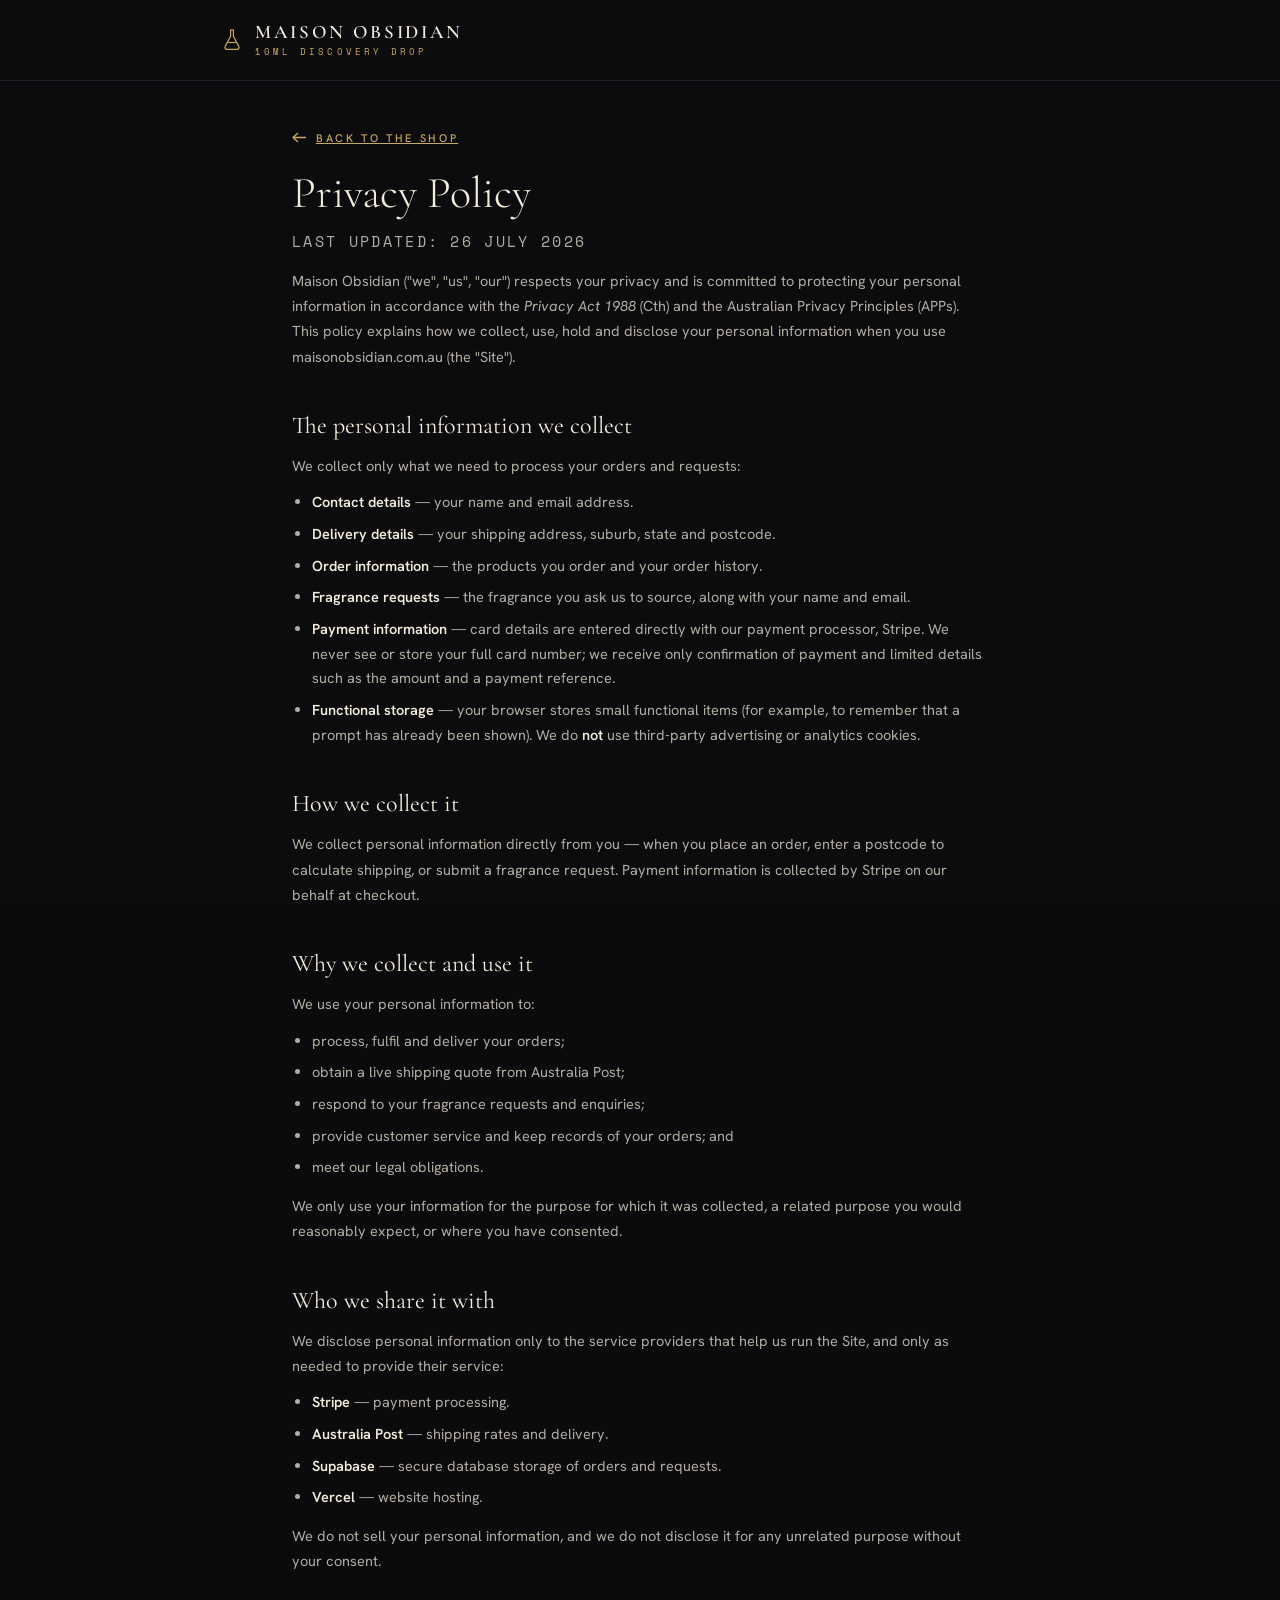
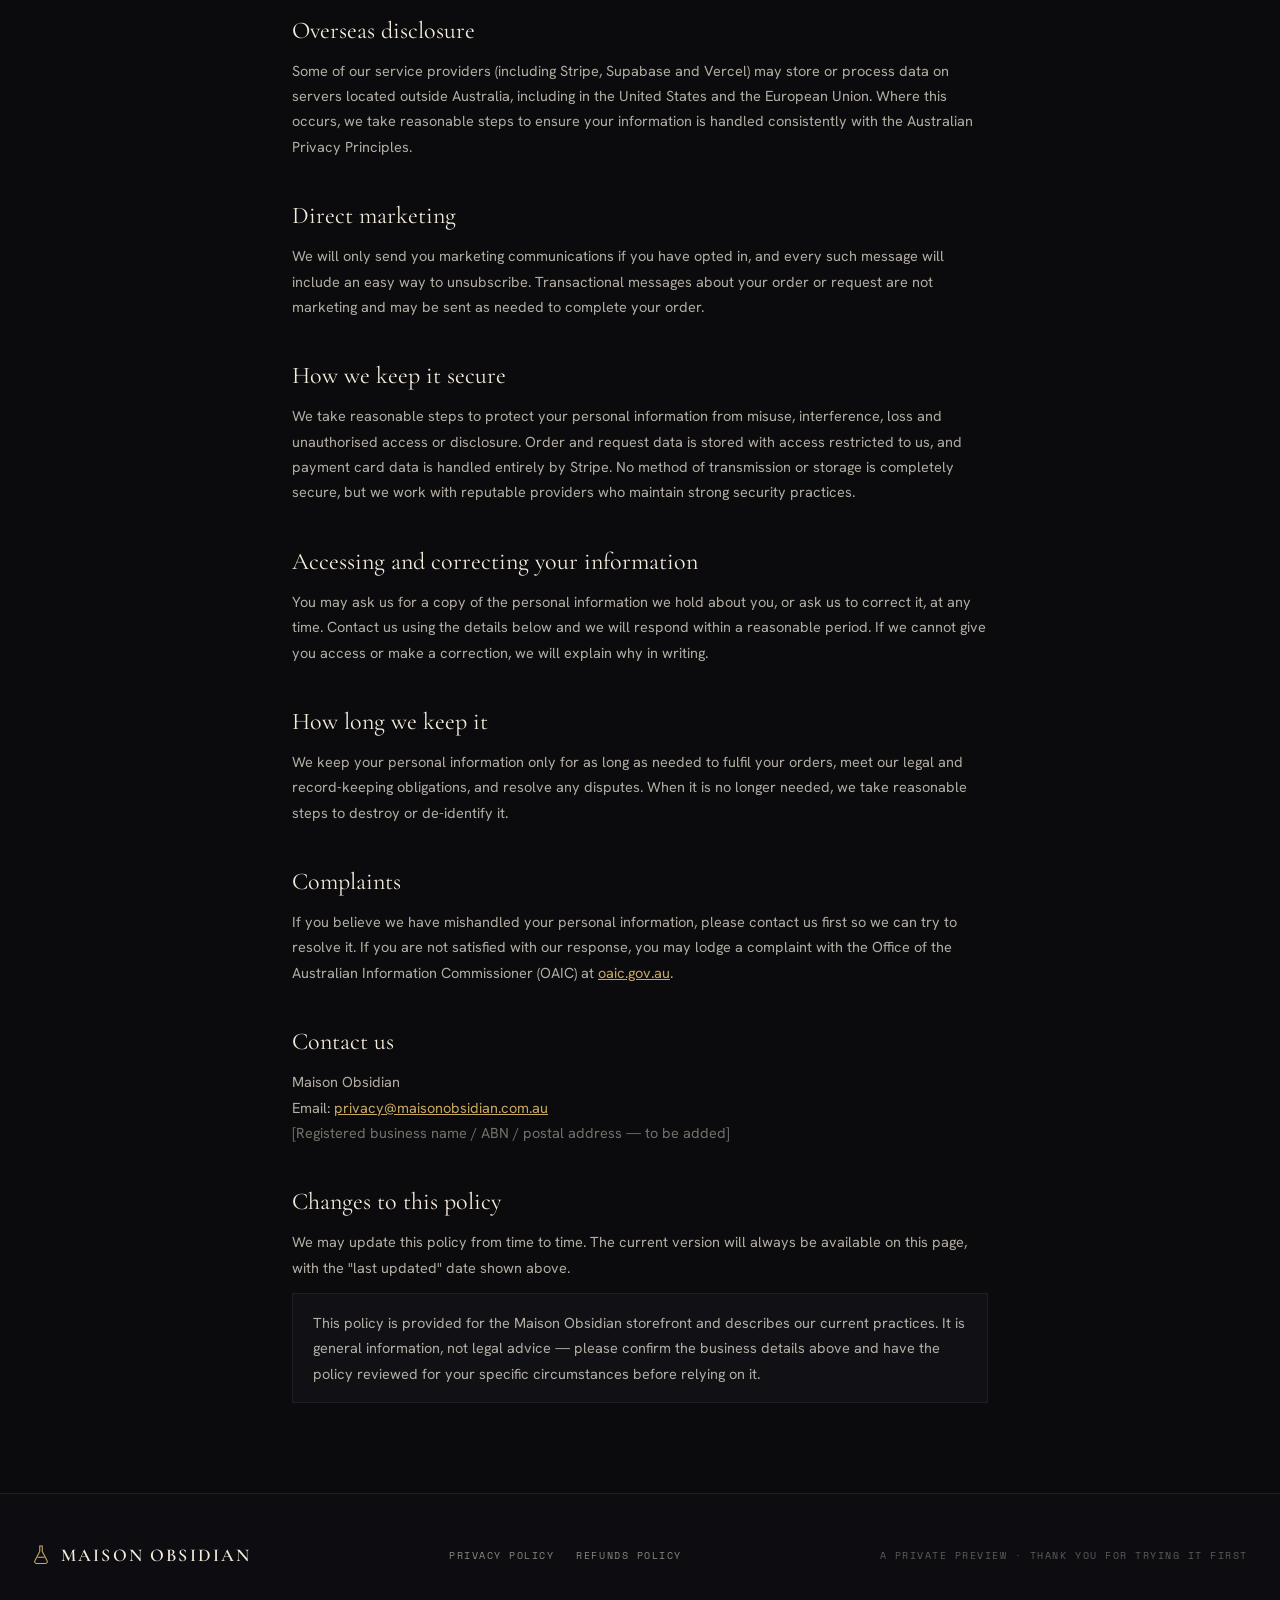
<file: privacy.html>
<!DOCTYPE html>
<html lang="en">
<head>
<meta charset="utf-8">
<meta name="viewport" content="width=device-width, initial-scale=1">
<title>Privacy Policy — Maison Obsidian</title>
<meta name="description" content="How Maison Obsidian collects, uses and protects your personal information, in line with the Australian Privacy Principles.">
<link rel="icon" type="image/svg+xml" href="[data-uri]">
<link rel="preconnect" href="https://fonts.googleapis.com">
<link rel="preconnect" href="https://fonts.gstatic.com" crossorigin>
<link href="https://fonts.googleapis.com/css2?family=Cormorant+Garamond:ital,wght@0,300;0,400;0,500;0,600;1,300;1,400;1,500&family=Hanken+Grotesk:wght@300;400;500;600;700&family=Space+Mono:wght@400;700&display=swap" rel="stylesheet">
<link rel="stylesheet" href="styles.css?v=20260729">
</head>
<body class="dd-grain">
  <header class="dd-legal-header">
    <div class="dd-legal-header__inner">
      <a class="dd-brand" href="/">
        <svg width="20" height="24" viewBox="0 0 20 24" fill="none" aria-hidden="true"><path d="M8 2h4M8.6 2v6.2L3.2 18.4A2 2 0 0 0 5 21.4h10a2 2 0 0 0 1.8-3L11.4 8.2V2" stroke="#c9a961" stroke-width="1.2" stroke-linejoin="round"/><path d="M6.2 14.5h7.6" stroke="#c9a961" stroke-width="1.2"/></svg>
        <span class="dd-brand__text">
          <span class="dd-brand__name">MAISON OBSIDIAN</span>
          <span class="dd-brand__tag">10ml Discovery Drop</span>
        </span>
      </a>
    </div>
  </header>

  <main class="dd-legal">
    <a class="dd-back" href="/">
      <svg width="15" height="11" viewBox="0 0 15 11" fill="none" aria-hidden="true"><path d="M14 5.5H1M6 1L1 5.5 6 10" stroke="currentColor" stroke-width="1.3"/></svg>
      Back to the shop
    </a>

    <h1>Privacy Policy</h1>
    <p class="dd-legal__updated">Last updated: 26 July 2026</p>

    <p class="dd-legal__intro">Maison Obsidian ("we", "us", "our") respects your privacy and is committed to protecting your personal information in accordance with the <em>Privacy Act 1988</em> (Cth) and the Australian Privacy Principles (APPs). This policy explains how we collect, use, hold and disclose your personal information when you use maisonobsidian.com.au (the "Site").</p>

    <h2>The personal information we collect</h2>
    <p>We collect only what we need to process your orders and requests:</p>
    <ul>
      <li><strong>Contact details</strong> — your name and email address.</li>
      <li><strong>Delivery details</strong> — your shipping address, suburb, state and postcode.</li>
      <li><strong>Order information</strong> — the products you order and your order history.</li>
      <li><strong>Fragrance requests</strong> — the fragrance you ask us to source, along with your name and email.</li>
      <li><strong>Payment information</strong> — card details are entered directly with our payment processor, Stripe. We never see or store your full card number; we receive only confirmation of payment and limited details such as the amount and a payment reference.</li>
      <li><strong>Functional storage</strong> — your browser stores small functional items (for example, to remember that a prompt has already been shown). We do <strong>not</strong> use third-party advertising or analytics cookies.</li>
    </ul>

    <h2>How we collect it</h2>
    <p>We collect personal information directly from you — when you place an order, enter a postcode to calculate shipping, or submit a fragrance request. Payment information is collected by Stripe on our behalf at checkout.</p>

    <h2>Why we collect and use it</h2>
    <p>We use your personal information to:</p>
    <ul>
      <li>process, fulfil and deliver your orders;</li>
      <li>obtain a live shipping quote from Australia Post;</li>
      <li>respond to your fragrance requests and enquiries;</li>
      <li>provide customer service and keep records of your orders; and</li>
      <li>meet our legal obligations.</li>
    </ul>
    <p>We only use your information for the purpose for which it was collected, a related purpose you would reasonably expect, or where you have consented.</p>

    <h2>Who we share it with</h2>
    <p>We disclose personal information only to the service providers that help us run the Site, and only as needed to provide their service:</p>
    <ul>
      <li><strong>Stripe</strong> — payment processing.</li>
      <li><strong>Australia Post</strong> — shipping rates and delivery.</li>
      <li><strong>Supabase</strong> — secure database storage of orders and requests.</li>
      <li><strong>Vercel</strong> — website hosting.</li>
    </ul>
    <p>We do not sell your personal information, and we do not disclose it for any unrelated purpose without your consent.</p>

    <h2>Overseas disclosure</h2>
    <p>Some of our service providers (including Stripe, Supabase and Vercel) may store or process data on servers located outside Australia, including in the United States and the European Union. Where this occurs, we take reasonable steps to ensure your information is handled consistently with the Australian Privacy Principles.</p>

    <h2>Direct marketing</h2>
    <p>We will only send you marketing communications if you have opted in, and every such message will include an easy way to unsubscribe. Transactional messages about your order or request are not marketing and may be sent as needed to complete your order.</p>

    <h2>How we keep it secure</h2>
    <p>We take reasonable steps to protect your personal information from misuse, interference, loss and unauthorised access or disclosure. Order and request data is stored with access restricted to us, and payment card data is handled entirely by Stripe. No method of transmission or storage is completely secure, but we work with reputable providers who maintain strong security practices.</p>

    <h2>Accessing and correcting your information</h2>
    <p>You may ask us for a copy of the personal information we hold about you, or ask us to correct it, at any time. Contact us using the details below and we will respond within a reasonable period. If we cannot give you access or make a correction, we will explain why in writing.</p>

    <h2>How long we keep it</h2>
    <p>We keep your personal information only for as long as needed to fulfil your orders, meet our legal and record-keeping obligations, and resolve any disputes. When it is no longer needed, we take reasonable steps to destroy or de-identify it.</p>

    <h2>Complaints</h2>
    <p>If you believe we have mishandled your personal information, please contact us first so we can try to resolve it. If you are not satisfied with our response, you may lodge a complaint with the Office of the Australian Information Commissioner (OAIC) at <a href="https://www.oaic.gov.au" rel="noopener" target="_blank">oaic.gov.au</a>.</p>

    <h2>Contact us</h2>
    <p>Maison Obsidian<br>
    Email: <a href="mailto:privacy@maisonobsidian.com.au">privacy@maisonobsidian.com.au</a><br>
    <span style="color:rgba(243,236,220,0.45)">[Registered business name / ABN / postal address — to be added]</span></p>

    <h2>Changes to this policy</h2>
    <p>We may update this policy from time to time. The current version will always be available on this page, with the "last updated" date shown above.</p>

    <p class="dd-legal__note">This policy is provided for the Maison Obsidian storefront and describes our current practices. It is general information, not legal advice — please confirm the business details above and have the policy reviewed for your specific circumstances before relying on it.</p>
  </main>

  <footer class="dd-footer">
    <div class="dd-footer__inner">
      <div class="dd-footer__brand">
        <svg width="18" height="22" viewBox="0 0 20 24" fill="none" aria-hidden="true"><path d="M8 2h4M8.6 2v6.2L3.2 18.4A2 2 0 0 0 5 21.4h10a2 2 0 0 0 1.8-3L11.4 8.2V2" stroke="#c9a961" stroke-width="1.2" stroke-linejoin="round"/><path d="M6.2 14.5h7.6" stroke="#c9a961" stroke-width="1.2"/></svg>
        <span class="dd-footer__name">MAISON OBSIDIAN</span>
      </div>
      <nav class="dd-footer__links">
        <a href="privacy.html">Privacy Policy</a>
        <a href="refunds.html">Refunds Policy</a>
      </nav>
      <span class="dd-footer__note">A private preview · thank you for trying it first</span>
    </div>
  </footer>
</body>
</html>
</file>
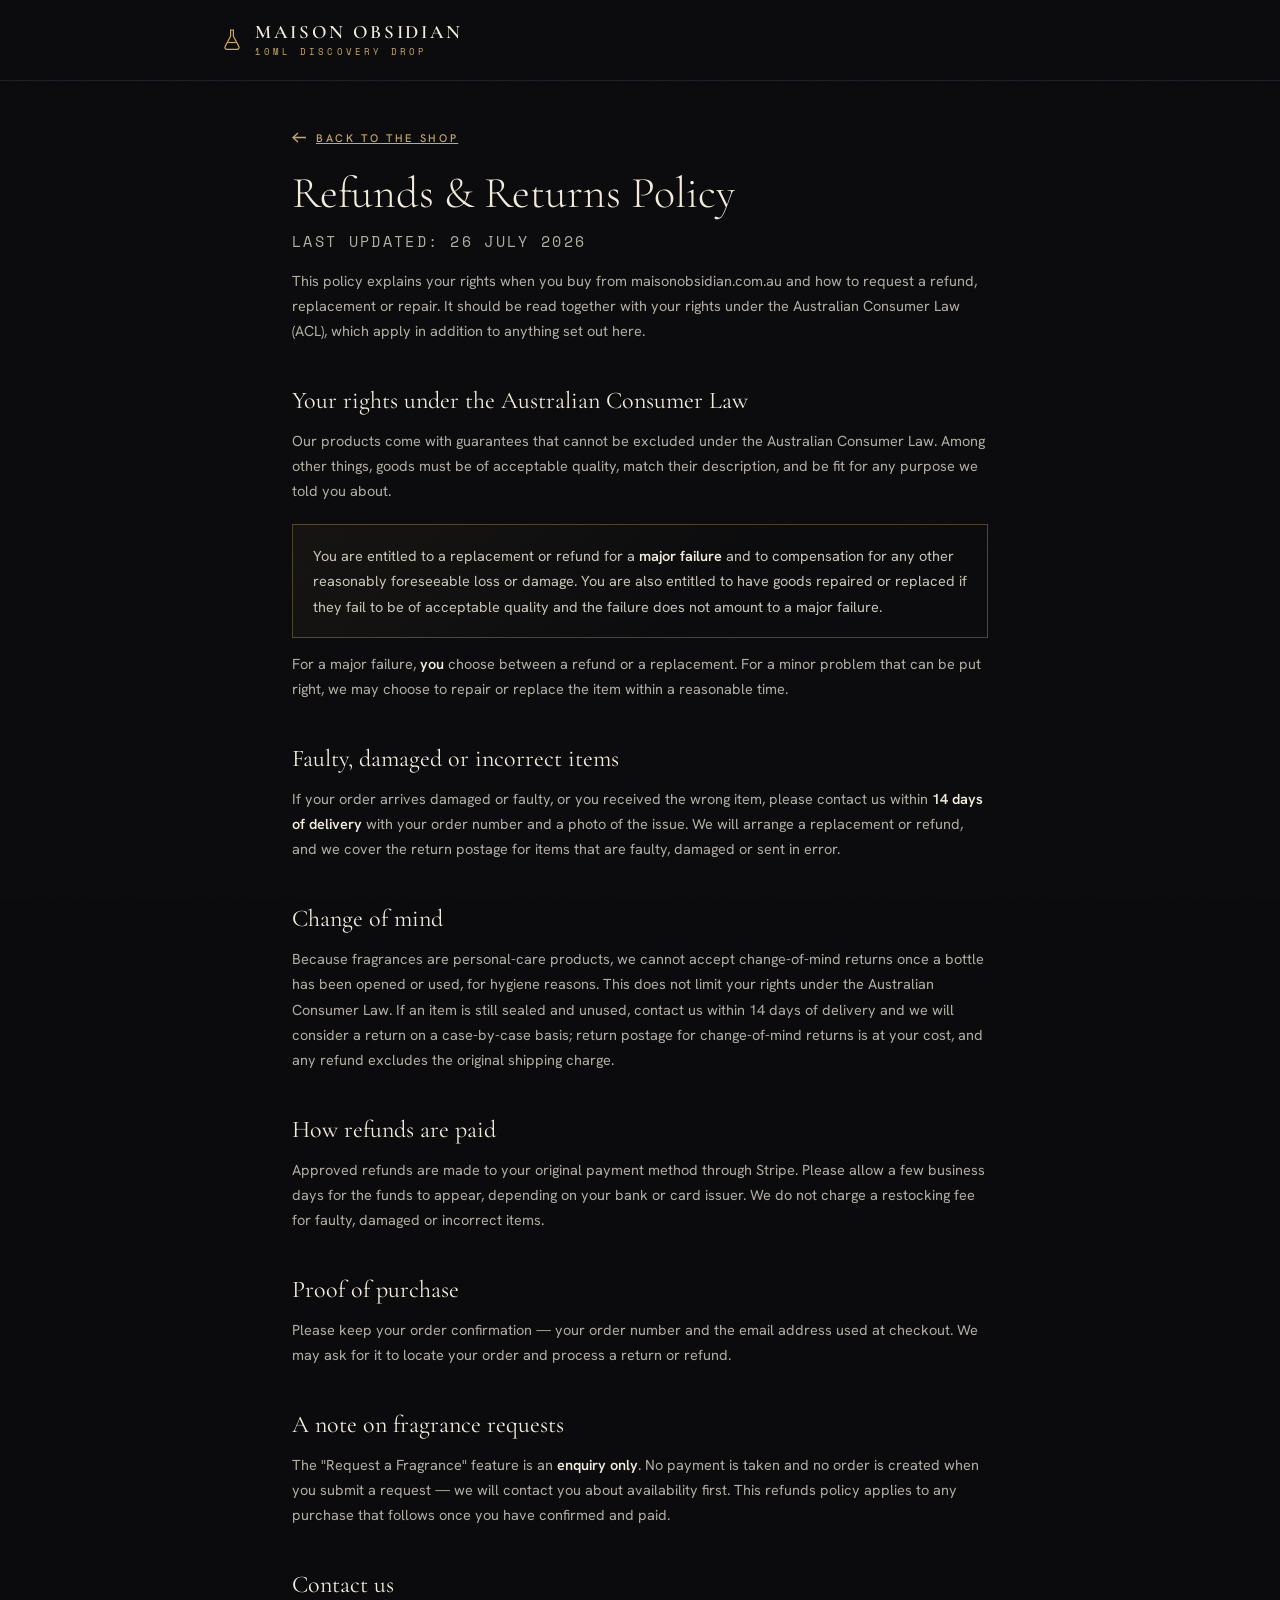
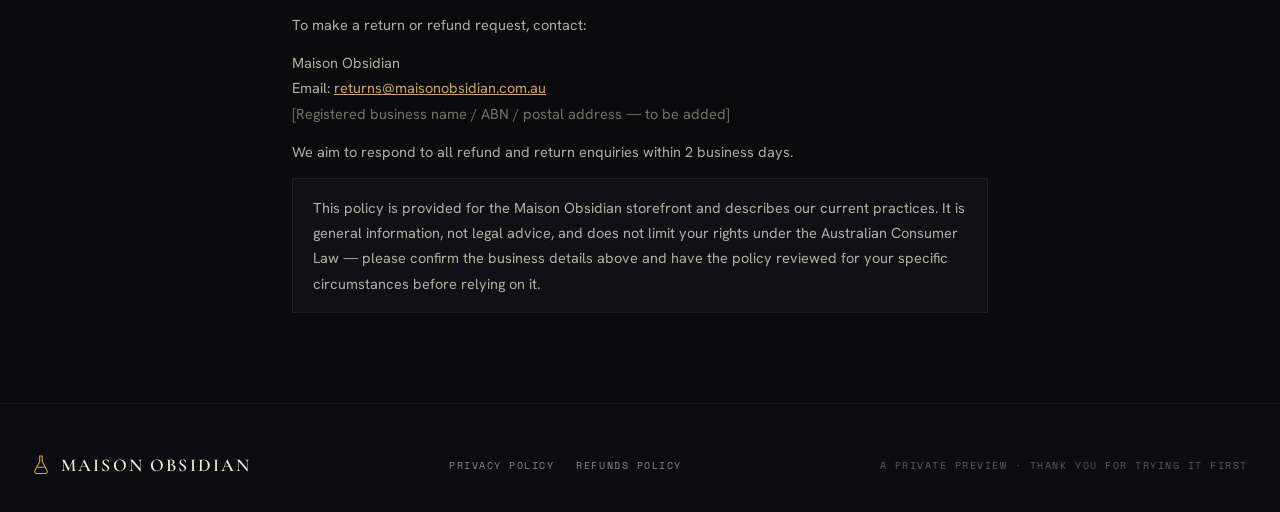
<file: refunds.html>
<!DOCTYPE html>
<html lang="en">
<head>
<meta charset="utf-8">
<meta name="viewport" content="width=device-width, initial-scale=1">
<title>Refunds &amp; Returns Policy — Maison Obsidian</title>
<meta name="description" content="Maison Obsidian's refunds and returns policy, including your rights under the Australian Consumer Law.">
<link rel="icon" type="image/svg+xml" href="[data-uri]">
<link rel="preconnect" href="https://fonts.googleapis.com">
<link rel="preconnect" href="https://fonts.gstatic.com" crossorigin>
<link href="https://fonts.googleapis.com/css2?family=Cormorant+Garamond:ital,wght@0,300;0,400;0,500;0,600;1,300;1,400;1,500&family=Hanken+Grotesk:wght@300;400;500;600;700&family=Space+Mono:wght@400;700&display=swap" rel="stylesheet">
<link rel="stylesheet" href="styles.css?v=20260729">
</head>
<body class="dd-grain">
  <header class="dd-legal-header">
    <div class="dd-legal-header__inner">
      <a class="dd-brand" href="/">
        <svg width="20" height="24" viewBox="0 0 20 24" fill="none" aria-hidden="true"><path d="M8 2h4M8.6 2v6.2L3.2 18.4A2 2 0 0 0 5 21.4h10a2 2 0 0 0 1.8-3L11.4 8.2V2" stroke="#c9a961" stroke-width="1.2" stroke-linejoin="round"/><path d="M6.2 14.5h7.6" stroke="#c9a961" stroke-width="1.2"/></svg>
        <span class="dd-brand__text">
          <span class="dd-brand__name">MAISON OBSIDIAN</span>
          <span class="dd-brand__tag">10ml Discovery Drop</span>
        </span>
      </a>
    </div>
  </header>

  <main class="dd-legal">
    <a class="dd-back" href="/">
      <svg width="15" height="11" viewBox="0 0 15 11" fill="none" aria-hidden="true"><path d="M14 5.5H1M6 1L1 5.5 6 10" stroke="currentColor" stroke-width="1.3"/></svg>
      Back to the shop
    </a>

    <h1>Refunds &amp; Returns Policy</h1>
    <p class="dd-legal__updated">Last updated: 26 July 2026</p>

    <p class="dd-legal__intro">This policy explains your rights when you buy from maisonobsidian.com.au and how to request a refund, replacement or repair. It should be read together with your rights under the Australian Consumer Law (ACL), which apply in addition to anything set out here.</p>

    <h2>Your rights under the Australian Consumer Law</h2>
    <p>Our products come with guarantees that cannot be excluded under the Australian Consumer Law. Among other things, goods must be of acceptable quality, match their description, and be fit for any purpose we told you about.</p>
    <div class="dd-legal__acl">
      <p>You are entitled to a replacement or refund for a <strong>major failure</strong> and to compensation for any other reasonably foreseeable loss or damage. You are also entitled to have goods repaired or replaced if they fail to be of acceptable quality and the failure does not amount to a major failure.</p>
    </div>
    <p>For a major failure, <strong>you</strong> choose between a refund or a replacement. For a minor problem that can be put right, we may choose to repair or replace the item within a reasonable time.</p>

    <h2>Faulty, damaged or incorrect items</h2>
    <p>If your order arrives damaged or faulty, or you received the wrong item, please contact us within <strong>14 days of delivery</strong> with your order number and a photo of the issue. We will arrange a replacement or refund, and we cover the return postage for items that are faulty, damaged or sent in error.</p>

    <h2>Change of mind</h2>
    <p>Because fragrances are personal-care products, we cannot accept change-of-mind returns once a bottle has been opened or used, for hygiene reasons. This does not limit your rights under the Australian Consumer Law. If an item is still sealed and unused, contact us within 14 days of delivery and we will consider a return on a case-by-case basis; return postage for change-of-mind returns is at your cost, and any refund excludes the original shipping charge.</p>

    <h2>How refunds are paid</h2>
    <p>Approved refunds are made to your original payment method through Stripe. Please allow a few business days for the funds to appear, depending on your bank or card issuer. We do not charge a restocking fee for faulty, damaged or incorrect items.</p>

    <h2>Proof of purchase</h2>
    <p>Please keep your order confirmation — your order number and the email address used at checkout. We may ask for it to locate your order and process a return or refund.</p>

    <h2>A note on fragrance requests</h2>
    <p>The "Request a Fragrance" feature is an <strong>enquiry only</strong>. No payment is taken and no order is created when you submit a request — we will contact you about availability first. This refunds policy applies to any purchase that follows once you have confirmed and paid.</p>

    <h2>Contact us</h2>
    <p>To make a return or refund request, contact:</p>
    <p>Maison Obsidian<br>
    Email: <a href="mailto:returns@maisonobsidian.com.au">returns@maisonobsidian.com.au</a><br>
    <span style="color:rgba(243,236,220,0.45)">[Registered business name / ABN / postal address — to be added]</span></p>
    <p>We aim to respond to all refund and return enquiries within 2 business days.</p>

    <p class="dd-legal__note">This policy is provided for the Maison Obsidian storefront and describes our current practices. It is general information, not legal advice, and does not limit your rights under the Australian Consumer Law — please confirm the business details above and have the policy reviewed for your specific circumstances before relying on it.</p>
  </main>

  <footer class="dd-footer">
    <div class="dd-footer__inner">
      <div class="dd-footer__brand">
        <svg width="18" height="22" viewBox="0 0 20 24" fill="none" aria-hidden="true"><path d="M8 2h4M8.6 2v6.2L3.2 18.4A2 2 0 0 0 5 21.4h10a2 2 0 0 0 1.8-3L11.4 8.2V2" stroke="#c9a961" stroke-width="1.2" stroke-linejoin="round"/><path d="M6.2 14.5h7.6" stroke="#c9a961" stroke-width="1.2"/></svg>
        <span class="dd-footer__name">MAISON OBSIDIAN</span>
      </div>
      <nav class="dd-footer__links">
        <a href="privacy.html">Privacy Policy</a>
        <a href="refunds.html">Refunds Policy</a>
      </nav>
      <span class="dd-footer__note">A private preview · thank you for trying it first</span>
    </div>
  </footer>
</body>
</html>
</file>
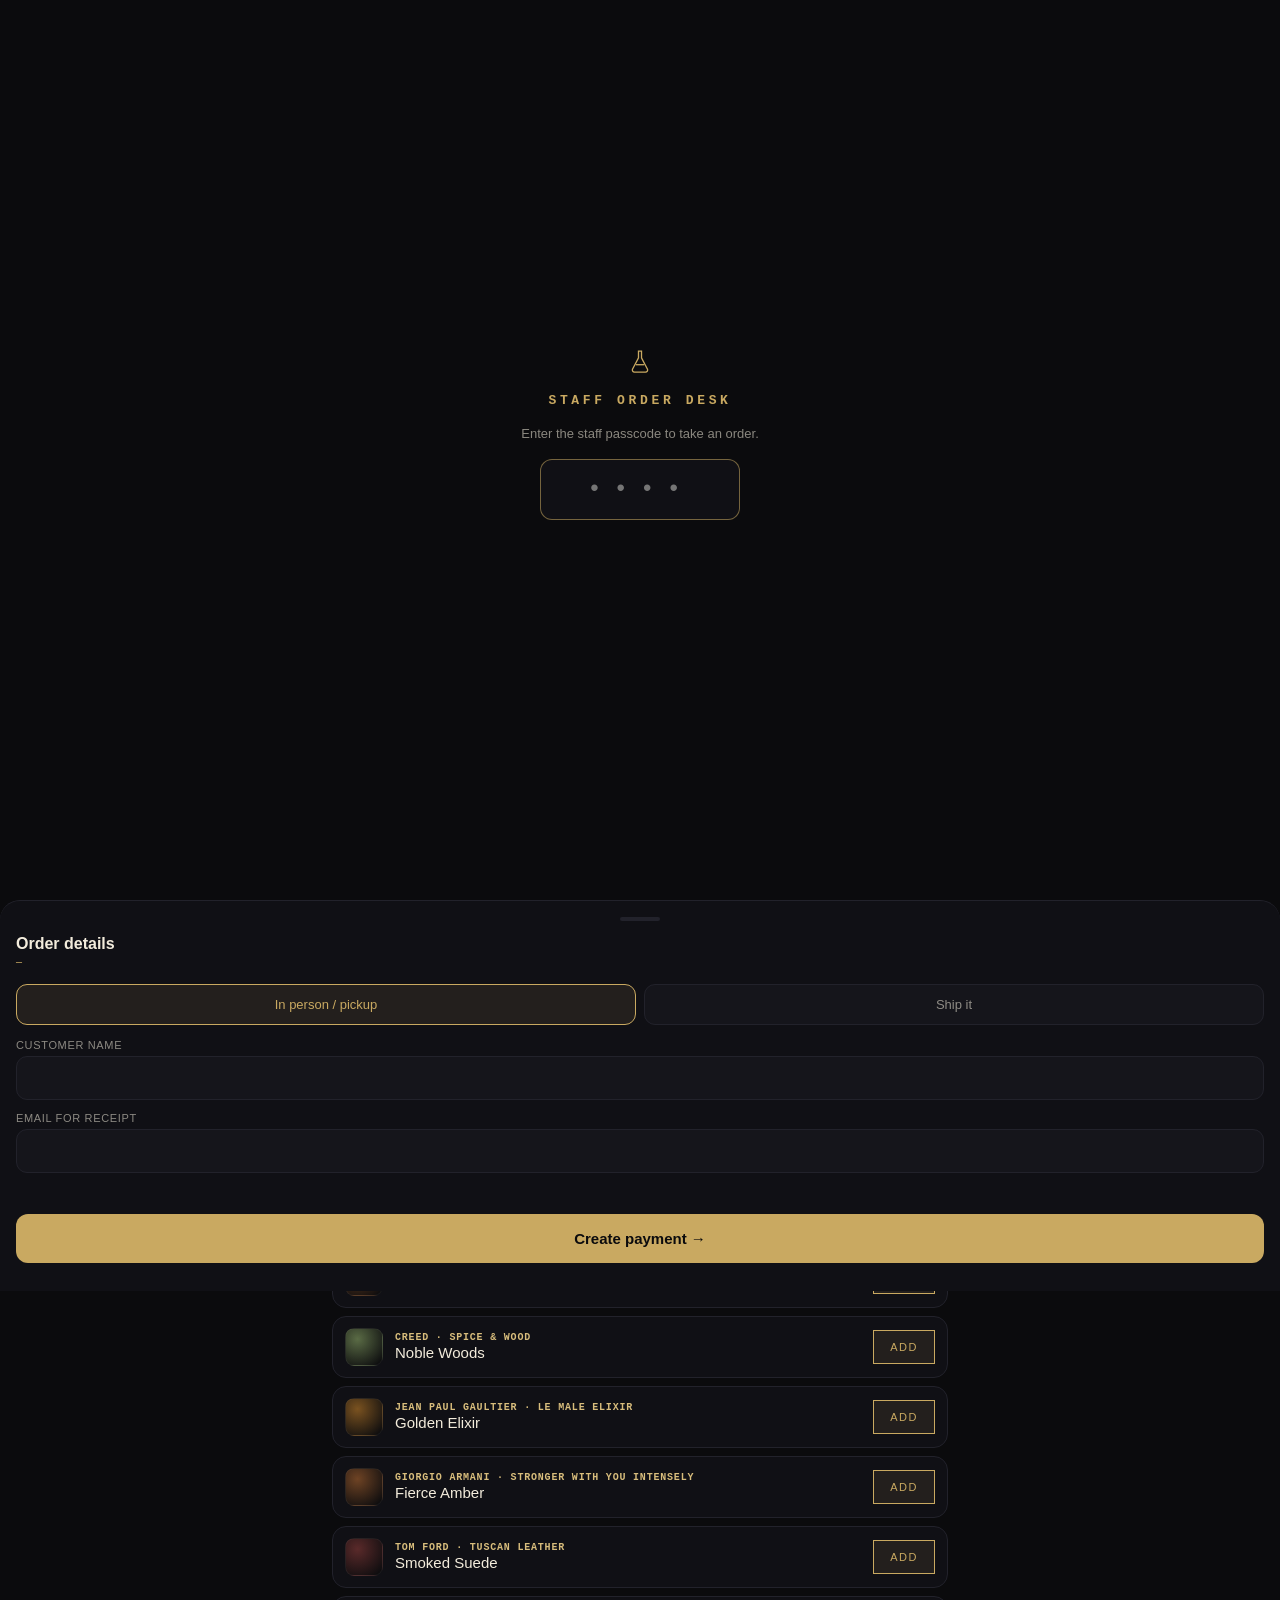
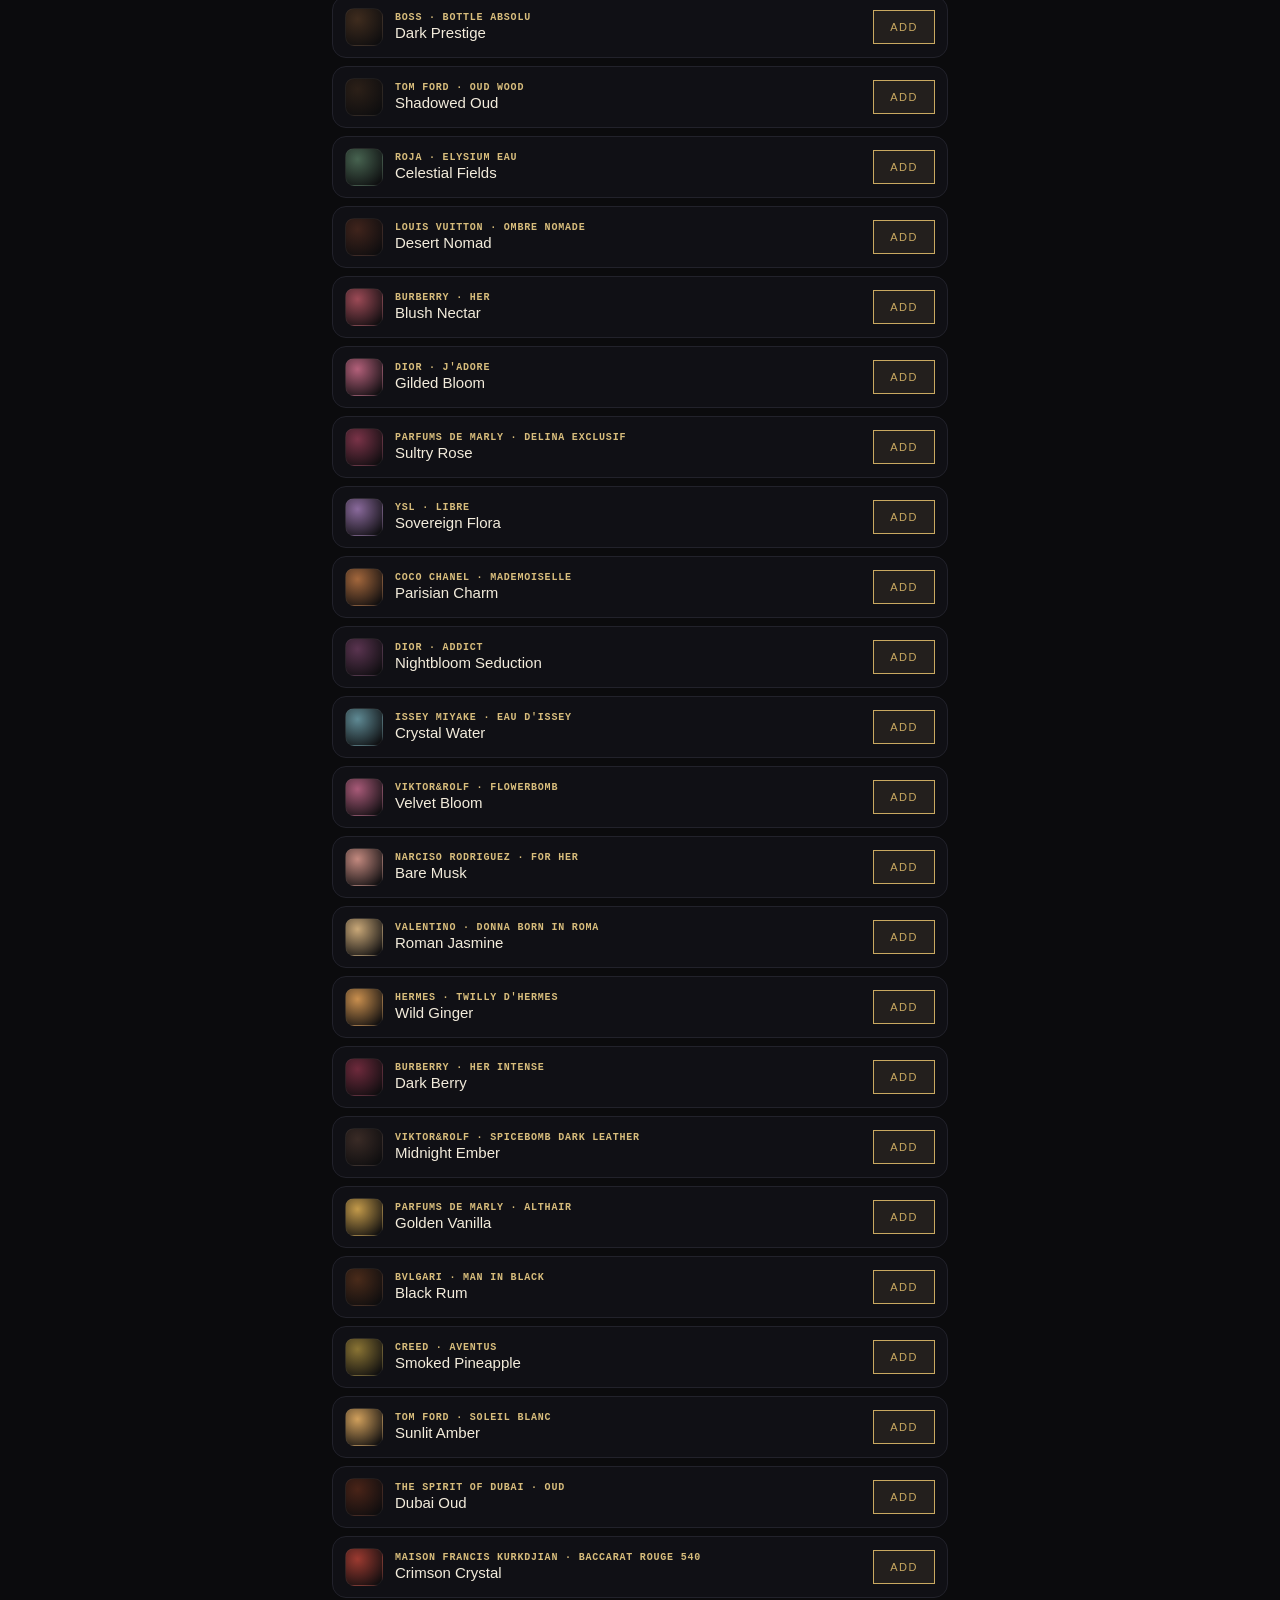
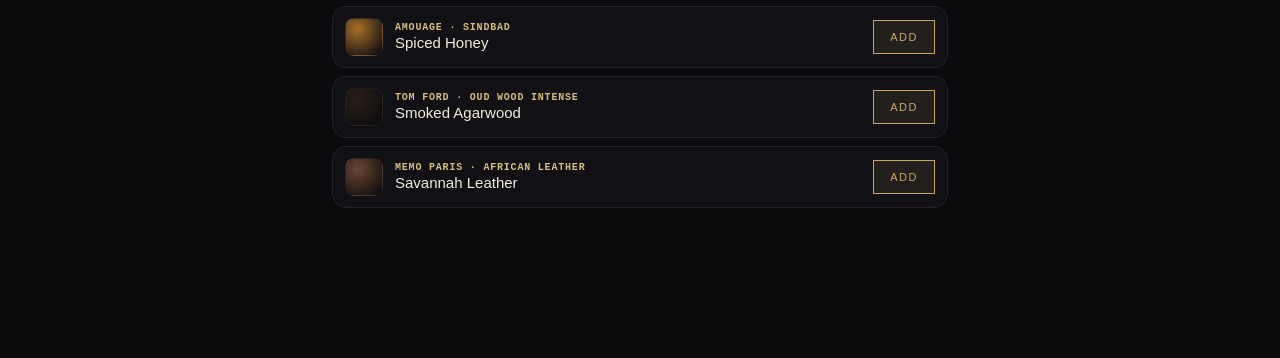
<file: staff.html>
<!DOCTYPE html>
<html lang="en">
<head>
<meta charset="utf-8">
<meta name="viewport" content="width=device-width, initial-scale=1, maximum-scale=1, viewport-fit=cover">
<meta name="robots" content="noindex, nofollow">
<meta name="theme-color" content="#0b0b0d">
<title>Staff Order Desk · Maison Obsidian</title>
<link rel="icon" type="image/svg+xml" href="[data-uri]">
<style>
  :root{
    --bg:#0b0b0d; --panel:#101015; --panel-2:#15151b; --line:#22222b;
    --gold:#c9a961; --gold-hi:#d8bd7c; --cream:#f3ecdc; --cream-dim:rgba(243,236,220,.55);
    --green:#4caf7d; --mono:'Space Mono',ui-monospace,SFMono-Regular,Menlo,monospace;
    --sans:-apple-system,BlinkMacSystemFont,'Segoe UI',Roboto,Helvetica,Arial,sans-serif;
  }
  *{box-sizing:border-box;-webkit-tap-highlight-color:transparent}
  html,body{margin:0}
  body{
    background:var(--bg); color:var(--cream); font-family:var(--sans);
    padding-bottom:calc(150px + env(safe-area-inset-bottom));
    -webkit-font-smoothing:antialiased;
  }
  button{font-family:inherit}
  .mono{font-family:var(--mono)}

  /* ---------- PIN gate ---------- */
  #gate{position:fixed;inset:0;z-index:50;background:var(--bg);display:flex;flex-direction:column;
    align-items:center;justify-content:center;gap:18px;padding:32px;text-align:center}
  #gate h1{font-family:var(--mono);font-size:13px;letter-spacing:.28em;text-transform:uppercase;color:var(--gold);margin:0}
  #gate p{color:var(--cream-dim);font-size:13px;max-width:280px;margin:0}
  #pin{background:var(--panel);border:1px solid var(--line);color:var(--cream);font-family:var(--mono);
    font-size:24px;letter-spacing:.5em;text-align:center;padding:16px 20px;width:200px;border-radius:12px;outline:none}
  #pin:focus{border-color:rgba(201,169,97,.55)}
  #gateErr{color:#e0796b;font-size:12px;min-height:14px}

  /* ---------- header ---------- */
  header{position:sticky;top:0;z-index:20;background:rgba(11,11,13,.92);backdrop-filter:blur(10px);
    border-bottom:1px solid var(--line);padding:calc(12px + env(safe-area-inset-top)) 16px 12px}
  .head-row{display:flex;align-items:center;justify-content:space-between;gap:12px;max-width:640px;margin:0 auto}
  .brand{display:flex;align-items:center;gap:9px}
  .brand svg{flex:0 0 auto}
  .brand b{font-size:14px;letter-spacing:.02em;font-weight:600}
  .brand span{display:block;font-family:var(--mono);font-size:9px;letter-spacing:.18em;text-transform:uppercase;color:var(--gold)}
  .lock{background:none;border:1px solid var(--line);color:var(--cream-dim);border-radius:9px;
    font-size:10px;letter-spacing:.12em;text-transform:uppercase;padding:8px 12px;cursor:pointer}

  main{max-width:640px;margin:0 auto;padding:14px 12px 0}

  .search{width:100%;background:var(--panel);border:1px solid var(--line);color:var(--cream);
    font-size:16px;padding:13px 15px;border-radius:12px;outline:none;margin-bottom:12px}
  .search:focus{border-color:rgba(201,169,97,.45)}

  /* ---------- product row ---------- */
  .list{display:flex;flex-direction:column;gap:8px}
  .item{display:flex;align-items:center;gap:12px;background:var(--panel);border:1px solid var(--line);
    border-radius:14px;padding:11px 12px;transition:border-color .15s}
  .item.has{border-color:rgba(201,169,97,.5)}
  .swatch{width:38px;height:38px;border-radius:9px;flex:0 0 auto;border:1px solid rgba(255,255,255,.06)}
  .item .info{flex:1;min-width:0}
  .item .insp{font-family:var(--mono);font-size:10px;letter-spacing:.08em;text-transform:uppercase;color:var(--gold-hi);
    font-weight:700;white-space:nowrap;overflow:hidden;text-overflow:ellipsis}
  .item .nm{font-size:15px;line-height:1.2;margin-top:1px;white-space:nowrap;overflow:hidden;text-overflow:ellipsis}
  .stepper{display:flex;align-items:center;gap:2px;flex:0 0 auto}
  .stepper button{width:34px;height:34px;border-radius:9px;border:1px solid var(--line);background:var(--panel-2);
    color:var(--cream);font-size:20px;line-height:1;cursor:pointer;display:flex;align-items:center;justify-content:center}
  .stepper button:active{transform:scale(.92)}
  .stepper .qty{min-width:26px;text-align:center;font-family:var(--mono);font-size:15px;color:var(--gold-hi)}
  .add{border:1px solid var(--gold)!important;color:var(--gold)!important;background:rgba(201,169,97,.1)!important;
    width:auto!important;padding:0 16px;font-size:11px!important;letter-spacing:.14em;text-transform:uppercase;height:34px}

  .muted{color:var(--cream-dim);font-size:12px;text-align:center;padding:20px}

  /* ---------- bottom summary ---------- */
  .foot{position:fixed;left:0;right:0;bottom:0;z-index:30;background:rgba(16,16,21,.97);backdrop-filter:blur(12px);
    border-top:1px solid var(--line);padding:12px 12px calc(12px + env(safe-area-inset-bottom))}
  .foot-inner{max-width:640px;margin:0 auto;display:flex;align-items:center;gap:12px}
  .totals{flex:1;min-width:0}
  .totals .cnt{font-family:var(--mono);font-size:10px;letter-spacing:.14em;text-transform:uppercase;color:var(--cream-dim)}
  .totals .amt{font-family:var(--mono);font-size:22px;color:var(--gold-hi);line-height:1.1}
  .cta{flex:0 0 auto;background:var(--gold);color:#0b0b0d;border:0;font-weight:700;font-size:14px;
    letter-spacing:.04em;padding:15px 22px;border-radius:12px;cursor:pointer}
  .cta:disabled{opacity:.4;cursor:not-allowed}
  .cta:active:not(:disabled){transform:scale(.98)}

  /* ---------- checkout sheet ---------- */
  .sheet-scrim{position:fixed;inset:0;z-index:40;background:rgba(0,0,0,.6);display:none}
  .sheet-scrim.open{display:block}
  .sheet{position:fixed;left:0;right:0;bottom:0;z-index:41;background:var(--panel);border-top:1px solid var(--line);
    border-radius:20px 20px 0 0;max-height:92vh;overflow-y:auto;transform:translateY(100%);transition:transform .25s ease;
    padding:8px 16px calc(28px + env(safe-area-inset-bottom))}
  .sheet.open{transform:translateY(0)}
  .grabber{width:40px;height:4px;border-radius:2px;background:var(--line);margin:8px auto 14px}
  .sheet h2{font-size:16px;margin:0 0 4px;font-weight:600}
  .sheet .sub{font-family:var(--mono);font-size:10px;letter-spacing:.14em;text-transform:uppercase;color:var(--gold);margin-bottom:16px}
  label.fld{display:block;margin-bottom:12px}
  label.fld .lab{font-size:11px;letter-spacing:.06em;text-transform:uppercase;color:var(--cream-dim);margin-bottom:5px;display:block}
  .in{width:100%;background:var(--panel-2);border:1px solid var(--line);color:var(--cream);font-size:16px;
    padding:12px 14px;border-radius:11px;outline:none}
  .in:focus{border-color:rgba(201,169,97,.45)}
  .seg{display:flex;gap:8px;margin-bottom:14px}
  .seg button{flex:1;background:var(--panel-2);border:1px solid var(--line);color:var(--cream-dim);
    padding:12px;border-radius:11px;font-size:13px;cursor:pointer}
  .seg button.on{border-color:var(--gold);color:var(--gold);background:rgba(201,169,97,.1)}
  .ship-fields{display:none}
  .ship-fields.show{display:block}
  .row2{display:flex;gap:10px}
  .row2>*{flex:1}
  .err{color:#e0796b;font-size:12px;min-height:15px;margin:2px 0 8px}
  .pay-btn{width:100%;background:var(--gold);color:#0b0b0d;border:0;font-weight:700;font-size:15px;
    padding:16px;border-radius:12px;cursor:pointer;margin-top:6px}
  .pay-btn:disabled{opacity:.5}

  /* ---------- pay result ---------- */
  .paywrap{text-align:center;padding:8px 0}
  #qr{width:230px;height:230px;margin:8px auto 14px;background:#fff;border-radius:14px;padding:12px;display:flex;align-items:center;justify-content:center}
  #qr img,#qr canvas{width:100%!important;height:100%!important}
  .paylink{display:inline-flex;align-items:center;gap:8px;background:var(--panel-2);border:1px solid var(--line);
    color:var(--gold);border-radius:11px;padding:14px 18px;font-size:14px;text-decoration:none;width:100%;justify-content:center;margin-bottom:10px}
  .ghost{background:none;border:1px solid var(--line);color:var(--cream-dim);border-radius:11px;padding:13px;
    font-size:13px;letter-spacing:.06em;cursor:pointer;width:100%}
  .hint{color:var(--cream-dim);font-size:12.5px;line-height:1.5;max-width:320px;margin:0 auto 16px}
  .tiny{color:var(--cream-dim);font-size:11px;line-height:1.45;margin:10px 0 0}
  .amt-big{font-family:var(--mono);font-size:26px;color:var(--gold-hi);margin:2px 0 16px}

  .pay-card{background:var(--panel-2);border:1px solid rgba(201,169,97,.35);border-radius:16px;padding:16px 16px 18px;text-align:center}
  .pay-card__head{font-family:var(--mono);font-size:11px;letter-spacing:.16em;text-transform:uppercase;color:var(--gold-hi);font-weight:700;margin-bottom:8px}
  .charge{display:flex;align-items:center;gap:10px;background:var(--bg);border:1px solid var(--line);border-radius:12px;padding:12px 14px}
  .charge__lab{font-size:11px;letter-spacing:.1em;text-transform:uppercase;color:var(--cream-dim)}
  .charge__amt{flex:1;text-align:left;font-family:var(--mono);font-size:24px;color:var(--gold-hi)}
  .charge__copy{background:none;border:1px solid var(--line);color:var(--cream-dim);border-radius:9px;padding:8px 14px;font-size:12px;cursor:pointer}
  .charge__copy:active{transform:scale(.94)}

  .divider{display:flex;align-items:center;gap:12px;margin:20px 0 16px;color:var(--cream-dim)}
  .divider::before,.divider::after{content:"";flex:1;height:1px;background:var(--line)}
  .divider span{font-family:var(--mono);font-size:9.5px;letter-spacing:.12em;text-transform:uppercase}
</style>
</head>
<body>

  <!-- PIN GATE -->
  <div id="gate">
    <div class="brand" style="justify-content:center">
      <svg width="22" height="26" viewBox="0 0 20 24" fill="none" aria-hidden="true"><path d="M8 2h4M8.6 2v6.2L3.2 18.4A2 2 0 0 0 5 21.4h10a2 2 0 0 0 1.8-3L11.4 8.2V2" stroke="#c9a961" stroke-width="1.2" stroke-linejoin="round"/><path d="M6.2 14.5h7.6" stroke="#c9a961" stroke-width="1.2"/></svg>
    </div>
    <h1>Staff Order Desk</h1>
    <p>Enter the staff passcode to take an order.</p>
    <input id="pin" type="tel" inputmode="numeric" autocomplete="off" placeholder="••••" maxlength="8" aria-label="Staff passcode">
    <div id="gateErr"></div>
  </div>

  <!-- APP -->
  <header>
    <div class="head-row">
      <div class="brand">
        <svg width="20" height="24" viewBox="0 0 20 24" fill="none" aria-hidden="true"><path d="M8 2h4M8.6 2v6.2L3.2 18.4A2 2 0 0 0 5 21.4h10a2 2 0 0 0 1.8-3L11.4 8.2V2" stroke="#c9a961" stroke-width="1.2" stroke-linejoin="round"/><path d="M6.2 14.5h7.6" stroke="#c9a961" stroke-width="1.2"/></svg>
        <div><b>Maison Obsidian</b><span>Staff Order Desk</span></div>
      </div>
      <button class="lock" id="lockBtn">Lock</button>
    </div>
  </header>

  <main>
    <input class="search" id="search" type="search" placeholder="Search scent or inspired-by…" autocomplete="off">
    <div class="list" id="list"></div>
    <div class="muted" id="empty" hidden>No scents match that search.</div>
  </main>

  <!-- BOTTOM BAR -->
  <div class="foot">
    <div class="foot-inner">
      <div class="totals">
        <div class="cnt" id="count">0 bottles</div>
        <div class="amt" id="total">$0</div>
      </div>
      <button class="cta" id="reviewBtn" disabled>Take Payment</button>
    </div>
  </div>

  <!-- CHECKOUT SHEET -->
  <div class="sheet-scrim" id="scrim"></div>
  <div class="sheet" id="sheet">
    <div class="grabber"></div>

    <!-- step 1: details -->
    <div id="stepForm">
      <h2>Order details</h2>
      <div class="sub" id="orderLine">—</div>

      <div class="seg">
        <button data-mode="pickup" class="on">In person / pickup</button>
        <button data-mode="ship">Ship it</button>
      </div>

      <label class="fld"><span class="lab">Customer name</span>
        <input class="in" id="fName" autocomplete="off"></label>
      <label class="fld"><span class="lab">Email for receipt</span>
        <input class="in" id="fEmail" type="email" inputmode="email" autocomplete="off"></label>

      <div class="ship-fields" id="shipFields">
        <label class="fld"><span class="lab">Address</span>
          <input class="in" id="fAddr" autocomplete="off"></label>
        <div class="row2">
          <label class="fld"><span class="lab">Suburb</span>
            <input class="in" id="fCity" autocomplete="off"></label>
          <label class="fld"><span class="lab">Postcode</span>
            <input class="in" id="fZip" inputmode="numeric" maxlength="4" autocomplete="off"></label>
        </div>
        <label class="fld"><span class="lab">State</span>
          <input class="in" id="fRegion" autocomplete="off" placeholder="e.g. VIC"></label>
      </div>

      <div class="err" id="formErr"></div>
      <button class="pay-btn" id="createBtn">Create payment →</button>
    </div>

    <!-- step 2: pay -->
    <div id="stepPay" style="display:none">
      <div class="paywrap">
        <h2>Ready to pay</h2>
        <div class="amt-big" id="payAmt">$0</div>

        <!-- Bridge: Tap to Pay on this phone via the Stripe app -->
        <div class="pay-card">
          <div class="pay-card__head">Tap to Pay on this phone</div>
          <p class="hint" style="margin-bottom:12px">Open the Stripe app → <b>New payment</b> → <b>Tap to Pay</b>, enter the amount below, then have the customer tap their card or phone.</p>
          <div class="charge">
            <span class="charge__lab">Charge</span>
            <span class="charge__amt" id="chargeAmt">A$0.00</span>
            <button class="charge__copy" id="copyAmtBtn">Copy</button>
          </div>
          <button class="pay-btn" id="openStripeBtn" style="margin-top:12px">Open Stripe app →</button>
          <p class="tiny" id="shipNote" hidden>Amount is for the bottles only — postage isn't included in a Tap to Pay charge.</p>
        </div>

        <div class="divider"><span>or let the customer pay on their phone</span></div>

        <!-- Wallet: customer scans and pays on their own device -->
        <div id="qr"></div>
        <a class="paylink" id="payLink" href="#" target="_blank" rel="noopener">Open payment page ↗</a>
        <button class="ghost" id="copyBtn" style="margin-bottom:16px">Copy payment link</button>

        <button class="ghost" id="newBtn">Start new order</button>
      </div>
    </div>
  </div>

  <script src="data.js?v=20260917"></script>
  <script>
  (function(){
    "use strict";

    /* ================================================================
     * Staff passcode. This is a light gate for convenience only — the
     * page exposes no admin data and every price is recomputed on the
     * server (/api/checkout), so a wrong hand can set no price. Change
     * this value to rotate the passcode. For a stronger gate, move auth
     * to the server later.
     * ================================================================ */
    var STAFF_PIN = "4179";

    var PRICE = 12, BOX_PRICE = 50; // dollars, display only — server is source of truth
    var FRAGS = (window.FRAGS || []).slice();
    var cart = {};            // id -> qty
    var $ = function(s){return document.querySelector(s)};
    var mode = "pickup";
    var lastUrl = "";

    /* ---------- PIN gate ---------- */
    var GATE_KEY = "mo_staff_ok";
    function unlocked(){ try{return sessionStorage.getItem(GATE_KEY)==="1"}catch(e){return false} }
    function openGate(){ $("#gate").style.display="flex"; setTimeout(function(){$("#pin").focus()},60); }
    function closeGate(){ $("#gate").style.display="none"; }
    if(unlocked()) closeGate();
    $("#pin").addEventListener("input", function(e){
      var v = e.target.value.replace(/\D/g,""); e.target.value=v;
      $("#gateErr").textContent="";
      if(v.length>=STAFF_PIN.length){
        if(v===STAFF_PIN){ try{sessionStorage.setItem(GATE_KEY,"1")}catch(_){} closeGate(); }
        else { $("#gateErr").textContent="Incorrect passcode."; e.target.value=""; }
      }
    });
    $("#lockBtn").addEventListener("click", function(){
      try{sessionStorage.removeItem(GATE_KEY)}catch(_){}
      $("#pin").value=""; openGate();
    });

    /* ---------- catalogue render ---------- */
    function frag(id){ for(var i=0;i<FRAGS.length;i++) if(FRAGS[i].id===id) return FRAGS[i]; return null; }
    function esc(s){ return String(s==null?"":s).replace(/[&<>"']/g,function(c){return{"&":"&amp;","<":"&lt;",">":"&gt;",'"':"&quot;","'":"&#39;"}[c]}); }

    function renderList(filter){
      filter = (filter||"").trim().toLowerCase();
      var list = $("#list"); list.innerHTML="";
      var shown = 0;
      FRAGS.forEach(function(f){
        if(filter && (f.name+" "+f.insp).toLowerCase().indexOf(filter)<0) return;
        shown++;
        var qty = cart[f.id]||0;
        var el = document.createElement("div");
        el.className = "item"+(qty?" has":"");
        el.innerHTML =
          '<div class="swatch" style="background:radial-gradient(circle at 32% 28%, '+esc(f.liquid)+' 0%, #0c0c0e 92%)"></div>'+
          '<div class="info"><div class="insp">'+esc(f.insp)+'</div><div class="nm">'+esc(f.name)+'</div></div>'+
          (qty
            ? '<div class="stepper"><button data-dec="'+f.id+'" aria-label="Remove one">–</button>'+
              '<span class="qty">'+qty+'</span>'+
              '<button data-inc="'+f.id+'" aria-label="Add one">+</button></div>'
            : '<button class="add" data-inc="'+f.id+'">Add</button>');
        list.appendChild(el);
      });
      $("#empty").hidden = shown>0;
    }

    document.addEventListener("click", function(e){
      var inc = e.target.getAttribute && e.target.getAttribute("data-inc");
      var dec = e.target.getAttribute && e.target.getAttribute("data-dec");
      if(inc){ cart[inc]=(cart[inc]||0)+1; afterCartChange(); }
      else if(dec){ cart[dec]=Math.max(0,(cart[dec]||0)-1); if(!cart[dec]) delete cart[dec]; afterCartChange(); }
    });

    function afterCartChange(){ renderList($("#search").value); updateTotals(); }

    function cartCount(){ var n=0; for(var k in cart) n+=cart[k]; return n; }
    function updateTotals(){
      var n = cartCount();
      $("#count").textContent = n+" bottle"+(n===1?"":"s");
      $("#total").textContent = "$"+(n*PRICE);
      $("#reviewBtn").disabled = n===0;
    }

    $("#search").addEventListener("input", function(){ renderList(this.value); });

    /* ---------- checkout sheet ---------- */
    function openSheet(){
      var items=[]; for(var id in cart){ items.push(cart[id]+"× "+frag(id).name); }
      $("#orderLine").textContent = items.join("  ·  ");
      $("#stepForm").style.display="block";
      $("#stepPay").style.display="none";
      $("#formErr").textContent="";
      $("#scrim").classList.add("open"); $("#sheet").classList.add("open");
    }
    function closeSheet(){ $("#scrim").classList.remove("open"); $("#sheet").classList.remove("open"); }
    $("#reviewBtn").addEventListener("click", openSheet);
    $("#scrim").addEventListener("click", closeSheet);

    // fulfilment mode toggle
    document.querySelectorAll(".seg button").forEach(function(b){
      b.addEventListener("click", function(){
        document.querySelectorAll(".seg button").forEach(function(x){x.classList.remove("on")});
        b.classList.add("on"); mode=b.getAttribute("data-mode");
        $("#shipFields").classList.toggle("show", mode==="ship");
      });
    });

    // parcel estimate (mirrors the main site) for AusPost postage when shipping
    function parcel(){
      var bottles = cartCount();
      var perRow = Math.min(bottles,5), rows = Math.ceil(bottles/5);
      var widthMm = (perRow*20)||20, heightMm=(rows*20)||20, weightG=bottles*35;
      return { length:10, width:widthMm/10, height:heightMm/10, weight:Math.max(0.02, Math.round(weightG)/1000) };
    }

    function buildPayload(){
      var ship = mode==="ship";
      var p = {
        email: $("#fEmail").value.trim(),
        ship_name: $("#fName").value.trim(),
        delivery_method: ship ? "ship" : "alternate",
        bottles: Object.keys(cart).map(function(id){ return { name:frag(id).name, qty:cart[id] }; }),
        boxes: []
      };
      if(ship){
        p.to_postcode = $("#fZip").value.trim();
        p.ship_address = $("#fAddr").value.trim();
        p.ship_city = $("#fCity").value.trim();
        p.ship_region = $("#fRegion").value.trim();
        p.parcel = parcel();
      } else {
        p.delivery_notes = "In-person / pickup order taken at the staff desk.";
      }
      return p;
    }

    $("#createBtn").addEventListener("click", function(){
      var btn=this;
      $("#formErr").textContent="";
      var name=$("#fName").value.trim(), email=$("#fEmail").value.trim();
      if(!name){ $("#formErr").textContent="Enter the customer's name."; return; }
      if(!/^[^\s@]+@[^\s@]+\.[^\s@]+$/.test(email)){ $("#formErr").textContent="Enter a valid email for the receipt."; return; }
      if(mode==="ship"){
        if(!$("#fAddr").value.trim() || !$("#fCity").value.trim() || !/^\d{4}$/.test($("#fZip").value.trim())){
          $("#formErr").textContent="Enter address, suburb and a 4-digit postcode to ship."; return;
        }
      }
      btn.disabled=true; var lbl=btn.textContent; btn.textContent="Creating…";
      fetch("/api/checkout", {
        method:"POST",
        headers:{"Content-Type":"application/json",Accept:"application/json"},
        body:JSON.stringify(buildPayload())
      })
      .then(function(r){ return r.json().then(function(d){return{ok:r.ok,d:d}}); })
      .then(function(res){
        if(res.ok && res.d && res.d.ok && res.d.url){ showPay(res.d.url); }
        else { throw new Error((res.d&&res.d.error)||"Could not create payment."); }
      })
      .catch(function(err){
        btn.disabled=false; btn.textContent=lbl;
        $("#formErr").textContent=err.message||"Could not create payment.";
      });
    });

    /* ---------- pay step ---------- */
    function showPay(url){
      lastUrl = url;
      var n=cartCount();
      var goods=(n*PRICE).toFixed(2);          // dollars for the bottles, e.g. "60.00"
      $("#payAmt").textContent = "$"+(n*PRICE)+(mode==="ship"?" + post":"");
      $("#chargeAmt").textContent = "A$"+goods;
      $("#copyAmtBtn").setAttribute("data-amt", goods);
      $("#shipNote").hidden = mode!=="ship";
      $("#payLink").href = url;
      $("#createBtn").disabled=false; $("#createBtn").textContent="Create payment →";
      $("#stepForm").style.display="none"; $("#stepPay").style.display="block";
      makeQR(url);
    }

    // Copy just the amount so staff can paste it into the Stripe app.
    $("#copyAmtBtn").addEventListener("click", function(){
      var b=this, amt=b.getAttribute("data-amt")||"";
      function done(){ b.textContent="Copied ✓"; setTimeout(function(){b.textContent="Copy"},1400); }
      if(navigator.clipboard && navigator.clipboard.writeText){ navigator.clipboard.writeText(amt).then(done,done); }
      else { window.prompt("Amount to charge:", amt); }
    });

    // Best-effort launch of the official Stripe Dashboard app for Tap to Pay.
    // Stripe exposes no deep link to a pre-filled payment, so this just opens
    // the app (staff enter the amount shown above). Falls back to the app store.
    $("#openStripeBtn").addEventListener("click", function(){
      var ua=navigator.userAgent||"";
      if(/Android/i.test(ua)){
        // Android intent: open the Stripe Dashboard app, else Play Store.
        window.location.href =
          "intent://dashboard.stripe.com/#Intent;scheme=https;package=com.stripe.android.dashboard;"+
          "S.browser_fallback_url="+encodeURIComponent("https://play.google.com/store/apps/details?id=com.stripe.android.dashboard")+";end";
      } else if(/iPhone|iPad|iPod/i.test(ua)){
        // iOS: the Stripe app claims dashboard.stripe.com universal links when installed.
        window.location.href = "https://dashboard.stripe.com/payments";
      } else {
        window.open("https://dashboard.stripe.com/payments","_blank","noopener");
      }
    });

    // QR: use qrcodejs from CDN; if it fails to load, the link/copy still work.
    function makeQR(url){
      var box=$("#qr"); box.innerHTML="";
      function draw(){
        try{ new QRCode(box,{text:url,width:206,height:206,correctLevel:QRCode.CorrectLevel.M}); }
        catch(e){ box.innerHTML='<span style="color:#0b0b0d;font-size:12px;padding:10px">Use the button below to open the payment page.</span>'; }
      }
      if(window.QRCode){ draw(); return; }
      var s=document.createElement("script");
      s.src="https://cdn.jsdelivr.net/gh/davidshimjs/qrcodejs/qrcode.min.js";
      s.onload=draw;
      s.onerror=function(){ box.innerHTML='<span style="color:#0b0b0d;font-size:12px;padding:10px">Use the button below to open the payment page.</span>'; };
      document.head.appendChild(s);
    }

    $("#copyBtn").addEventListener("click", function(){
      var b=this;
      function done(){ b.textContent="Copied ✓"; setTimeout(function(){b.textContent="Copy payment link"},1400); }
      if(navigator.clipboard && navigator.clipboard.writeText){ navigator.clipboard.writeText(lastUrl).then(done, done); }
      else { window.prompt("Copy the payment link:", lastUrl); }
    });

    $("#newBtn").addEventListener("click", function(){
      cart={}; mode="pickup";
      document.querySelectorAll(".seg button").forEach(function(x){x.classList.remove("on")});
      document.querySelector('.seg button[data-mode="pickup"]').classList.add("on");
      $("#shipFields").classList.remove("show");
      ["fName","fEmail","fAddr","fCity","fZip","fRegion"].forEach(function(id){ var el=document.getElementById(id); if(el) el.value=""; });
      $("#search").value="";
      afterCartChange(); closeSheet();
    });

    /* ---------- boot ---------- */
    if(!FRAGS.length){ $("#list").innerHTML='<div class="muted">Catalogue failed to load. Refresh the page.</div>'; }
    renderList(""); updateTotals();
    if(!unlocked()) openGate();
  })();
  </script>
</body>
</html>
</file>
<file: styles.css>
/* ============================================================
   Maison Obsidian — 10ml Discovery Drop
   Recreated pixel-for-pixel from the Claude Design handoff.
   ============================================================ */

:root {
  --bg: #0b0b0d;
  --panel: #101015;
  --panel-alt: #0e0e12;
  --panel-dark: #0d0d11;
  --line: #1f1f27;
  --gold: #c9a961;
  --gold-hi: #d8bd7c;
  --cream: #f3ecdc;
  --cream-hi: #f6efe0;
  --serif: 'Cormorant Garamond', serif;
  --sans: 'Hanken Grotesk', system-ui, sans-serif;
  --mono: 'Space Mono', monospace;
}

* { box-sizing: border-box; }
html, body { margin: 0; padding: 0; }
body {
  background: var(--bg);
  color: var(--cream);
  font-family: var(--sans);
  min-height: 100vh;
  position: relative;
  overflow-x: hidden;
}
::selection { background: var(--gold); color: var(--bg); }

/* Film grain overlay */
.dd-grain::before {
  content: ""; position: fixed; inset: 0; pointer-events: none; z-index: 200;
  opacity: 0.045; mix-blend-mode: overlay;
  background-image: url("data:image/svg+xml;utf8,<svg xmlns='http://www.w3.org/2000/svg' width='160' height='160'><filter id='n'><feTurbulence type='fractalNoise' baseFrequency='0.9' numOctaves='2' stitchTiles='stitch'/></filter><rect width='100%25' height='100%25' filter='url(%23n)' opacity='0.6'/></svg>");
}

.dd-scroll::-webkit-scrollbar { width: 0; height: 0; }
.dd-scroll { scrollbar-width: none; }

@keyframes ddFade { from { opacity: 0; } to { opacity: 1; } }
@keyframes ddDrawer { from { transform: translateX(40px); opacity: 0; } to { transform: none; opacity: 1; } }

.dd-clamp2 { display:-webkit-box; -webkit-line-clamp:2; -webkit-box-orient:vertical; overflow:hidden; }
.dd-clamp1 { display:-webkit-box; -webkit-line-clamp:1; -webkit-box-orient:vertical; overflow:hidden; }

.dd-wrap { max-width: 1340px; margin: 0 auto; }
.dd-em { font-style: italic; color: var(--gold); font-weight: 400; }
[hidden] { display: none !important; }

/* ---------- HEADER ---------- */
.dd-header {
  position: sticky; top: 0; z-index: 50;
  background: rgba(11,11,13,0.86);
  backdrop-filter: blur(14px);
  border-bottom: 1px solid var(--line);
}
.dd-header__inner {
  max-width: 1340px; margin: 0 auto; padding: 0 32px; height: 74px;
  display: flex; align-items: center; justify-content: space-between; gap: 24px;
}
.dd-brand { display: flex; align-items: center; gap: 13px; }
.dd-brand__text { display: block; text-align: left; }
.dd-brand__name {
  display: block; font-family: var(--serif); font-size: 19px; letter-spacing: 0.14em;
  font-weight: 600; line-height: 1; color: var(--cream);
}
.dd-brand__tag {
  display: block; font-family: var(--mono); font-size: 9px; letter-spacing: 0.34em;
  color: var(--gold); margin-top: 4px; text-transform: uppercase;
}
.dd-nav { display: flex; align-items: center; gap: 32px; }
.dd-nav__link {
  background: none; border: 0; cursor: pointer; color: rgba(243,236,220,0.66);
  font-size: 11px; letter-spacing: 0.24em; text-transform: uppercase; font-weight: 500;
  font-family: var(--sans); transition: color 0.18s ease;
}
.dd-nav__link:hover { color: var(--gold); }
.dd-nav__admin {
  display: inline-flex; align-items: center; height: 42px; padding: 0 16px; flex-shrink: 0;
  border: 1px solid var(--line); color: rgba(243,236,220,0.66); text-decoration: none;
  transition: border-color 0.18s ease, color 0.18s ease;
}
.dd-nav__admin:hover { border-color: var(--gold); color: var(--gold); }
.dd-cart-btn {
  display: flex; align-items: center; gap: 10px; border: 1px solid var(--gold); height: 42px;
  padding: 0 16px; background: rgba(201,169,97,0.10); color: var(--gold); cursor: pointer; flex-shrink: 0;
  transition: background 0.18s ease, color 0.18s ease, transform 140ms ease-out;
}
.dd-cart-btn:hover { background: var(--gold); color: var(--bg); }
.dd-cart-btn__label { font-family: var(--mono); font-size: 11px; letter-spacing: 0.18em; text-transform: uppercase; }
.dd-cart-btn__count {
  font-family: var(--mono); font-size: 11px; min-width: 21px; height: 21px; padding: 0 6px;
  display: inline-flex; align-items: center; justify-content: center;
  background: var(--gold); color: var(--bg); border-radius: 11px; transition: background 0.18s ease, color 0.18s ease;
}
.dd-cart-btn:hover .dd-cart-btn__count { background: var(--bg); color: var(--gold); }

/* ---------- HERO ---------- */
.dd-hero { position: relative; overflow: hidden; border-bottom: 1px solid var(--line); }
.dd-hero__glow {
  position: absolute; inset: 0; pointer-events: none;
  background: radial-gradient(55% 50% at 70% 22%, rgba(201,169,97,0.09), transparent 70%);
}
.dd-hero__inner {
  position: relative; max-width: 1340px; margin: 0 auto; padding: 0 32px;
  display: grid; grid-template-columns: 1.08fr 0.92fr; gap: 64px; align-items: center; min-height: 560px;
}
.dd-hero__copy { padding: 72px 0; }
.dd-badge {
  display: inline-flex; align-items: center; gap: 9px; border: 1px solid rgba(201,169,97,0.32);
  padding: 7px 13px; font-family: var(--mono); font-size: 10px; letter-spacing: 0.26em;
  text-transform: uppercase; color: var(--gold);
}
.dd-badge__dot { width: 5px; height: 5px; background: var(--gold); border-radius: 50%; display: inline-block; }
.dd-hero__title {
  margin: 28px 0 0; font-family: var(--serif); font-weight: 300; font-size: 68px;
  line-height: 1.03; letter-spacing: -0.01em; color: var(--cream);
}
.dd-hero__lede {
  margin: 26px 0 0; max-width: 480px; font-size: 15px; line-height: 1.7; color: rgba(243,236,220,0.62);
}
.dd-hero__cta { margin: 34px 0 0; display: flex; align-items: center; gap: 22px; flex-wrap: wrap; }
.dd-hero__cta-note { font-family: var(--mono); font-size: 11px; color: rgba(243,236,220,0.45); }
.dd-stats {
  margin: 48px 0 0; display: grid; grid-template-columns: repeat(4,1fr); border-top: 1px solid var(--line);
}
.dd-stats__cell { padding: 22px 18px 4px; border-left: 1px solid var(--line); }
.dd-stats__cell:first-child { padding-left: 0; border-left: 0; }
.dd-stats__num { font-family: var(--mono); font-size: 26px; color: var(--gold); letter-spacing: -0.02em; }
.dd-stats__label {
  margin-top: 7px; font-size: 9.5px; letter-spacing: 0.22em; text-transform: uppercase; color: rgba(243,236,220,0.5);
}
.dd-hero__figure { position: relative; padding: 48px 0; }
.dd-hero__frame { position: relative; border: 1px solid var(--line); padding: 14px; background: var(--panel-alt); }
.dd-hero__frame img { display: block; width: 100%; height: auto; }
.dd-hero__frame-tl {
  position: absolute; top: 24px; left: 24px; font-family: var(--mono); font-size: 9.5px;
  letter-spacing: 0.24em; text-transform: uppercase; color: rgba(243,236,220,0.5);
}
.dd-hero__frame-br {
  position: absolute; bottom: 26px; right: 26px; text-align: right; font-family: var(--mono);
  font-size: 9.5px; letter-spacing: 0.24em; text-transform: uppercase; color: var(--gold);
}
.dd-hero__caption {
  margin-top: 14px; display: flex; align-items: center; justify-content: space-between;
  font-family: var(--mono); font-size: 10px; letter-spacing: 0.16em; text-transform: uppercase; color: rgba(243,236,220,0.45);
}

/* ---------- BUTTONS ---------- */
.dd-btn-gold {
  display: inline-flex; align-items: center; justify-content: center; gap: 10px;
  background: var(--gold); color: var(--bg); border: 0; cursor: pointer;
  font-size: 11px; letter-spacing: 0.26em; text-transform: uppercase; font-weight: 600;
  font-family: var(--sans); transition: background 0.18s ease, transform 140ms ease-out;
}
.dd-btn-gold:hover { background: var(--gold-hi); }
.dd-btn-gold--lg { height: 50px; padding: 0 26px; }
.dd-btn-gold--block { width: 100%; height: 52px; letter-spacing: 0.24em; }
.dd-btn-gold--mt { margin-top: 16px; }
.dd-confirm .dd-btn-gold--lg { height: 52px; padding: 0 30px; margin-top: 34px; letter-spacing: 0.24em; }

/* ---------- PRESS FEEDBACK (opportunity #1) ---------- */
/* A subtle, momentary scale on press — the interface confirming it heard the
   tap. transform-only, 140ms (set on each base rule above), and inherently
   brief since :active is transient. Deeper on icon-only glyph buttons so the
   press stays legible on a small target. */
.dd-btn-gold:not([disabled]):active,
.dd-cart-btn:active { transform: scale(0.97); }
.dd-card__add:active,
.dd-card__sample:not(.dd-card__sample--full):active,
.dd-samplebox__btn:not([disabled]):active { transform: scale(0.98); }
.dd-qty__btn:active,
.dd-drawer__qty-btn:active,
.dd-drawer__close:active,
.dd-drawer__box-remove:active { transform: scale(0.9); }

@media (prefers-reduced-motion: reduce) {
  /* Keep a hint of feedback, gentler — never fully zero. */
  .dd-btn-gold:not([disabled]):active,
  .dd-card__add:active,
  .dd-card__sample:not(.dd-card__sample--full):active,
  .dd-samplebox__btn:not([disabled]):active,
  .dd-cart-btn:active,
  .dd-qty__btn:active,
  .dd-drawer__qty-btn:active,
  .dd-drawer__close:active,
  .dd-drawer__box-remove:active { transform: scale(0.99); }
}

/* ---------- CALLOUT ---------- */
.dd-section--callout { padding: 44px 32px 0; }
.dd-callout {
  border: 1px solid rgba(201,169,97,0.35); padding: 26px 32px;
  display: flex; align-items: center; gap: 24px; flex-wrap: wrap; justify-content: space-between;
  background: linear-gradient(135deg, rgba(201,169,97,0.06), transparent 60%);
}
.dd-callout__left { display: flex; align-items: center; gap: 16px; }
.dd-callout__left svg { flex-shrink: 0; }
.dd-callout__left p { margin: 0; font-size: 13.5px; line-height: 1.6; color: rgba(243,236,220,0.68); max-width: 640px; }
.dd-callout__sign {
  font-family: var(--mono); font-size: 10px; letter-spacing: 0.2em; text-transform: uppercase;
  color: var(--gold); white-space: nowrap;
}

/* ---------- SAMPLE BOX BUILDER ---------- */
.dd-section--samplebox { padding: 36px 32px 0; }
.dd-samplebox {
  border: 1px solid var(--line); background: var(--panel); padding: 30px 32px;
  display: flex; align-items: center; justify-content: space-between; gap: 28px; flex-wrap: wrap;
}
.dd-samplebox__copy { max-width: 640px; }
.dd-eyebrow { font-family: var(--mono); font-size: 10px; letter-spacing: 0.26em; text-transform: uppercase; color: var(--gold); }
.dd-samplebox__title { margin: 10px 0 0; font-family: var(--serif); font-weight: 300; font-size: 28px; color: var(--cream); }
.dd-samplebox__sub { margin: 8px 0 0; font-size: 12.5px; line-height: 1.6; color: rgba(243,236,220,0.55); }
.dd-samplebox__action { display: flex; align-items: center; gap: 18px; flex-shrink: 0; }
.dd-samplebox__count { font-family: var(--mono); font-size: 13px; color: var(--cream); }
.dd-samplebox__btn {
  background: var(--line); color: rgba(243,236,220,0.35); border: 0; cursor: default;
  height: 48px; padding: 0 26px; font-size: 11px; letter-spacing: 0.22em; text-transform: uppercase;
  font-weight: 600; font-family: var(--sans); transition: background 0.18s ease, color 0.18s ease, transform 140ms ease-out;
}
.dd-samplebox__btn:not([disabled]) { background: var(--gold); color: var(--bg); cursor: pointer; }
.dd-samplebox__btn:not([disabled]):hover { background: var(--gold-hi); }

/* ---------- COLLECTIONS ---------- */
.dd-collection { padding: 70px 32px 10px; }
.dd-collection--last { padding-bottom: 90px; }
.dd-collection__head {
  display: flex; align-items: flex-end; justify-content: space-between; gap: 32px;
  border-bottom: 1px solid var(--line); padding-bottom: 26px;
}
.dd-collection__eyebrow {
  font-family: var(--mono); font-size: 10px; letter-spacing: 0.28em; text-transform: uppercase; color: rgba(201,169,97,0.85);
}
.dd-collection__title { margin: 12px 0 0; font-family: var(--serif); font-weight: 300; font-size: 42px; line-height: 1.04; color: var(--cream); }
.dd-grid { margin-top: 30px; display: grid; grid-template-columns: repeat(4,1fr); gap: 20px; }

/* ---------- FRAGRANCE CARD ---------- */
.dd-card { background: var(--panel); border: 1px solid var(--line); display: flex; flex-direction: column; cursor: pointer; }
.dd-card__media { position: relative; height: 110px; overflow: hidden; }
.dd-card__swatch { position: absolute; inset: 0; }
.dd-card__img { position: absolute; inset: 0; width: 100%; height: 100%; object-fit: contain; }
.dd-card__body { padding: 18px; display: flex; flex-direction: column; gap: 10px; flex: 1; }
.dd-card__insp { font-family: var(--mono); font-size: 14px; font-weight: 700; letter-spacing: 0.1em; text-transform: uppercase; color: var(--gold-hi); margin-bottom: 5px; }
.dd-card__name { font-family: var(--serif); font-size: 23px; line-height: 1.1; color: var(--cream-hi); margin-top: 0; }
.dd-card__desc { margin: 0; font-size: 12px; line-height: 1.55; color: rgba(243,236,220,0.55); min-height: 37px; }
.dd-card__notes { margin: 0; font-family: var(--mono); font-size: 9px; letter-spacing: 0.04em; color: rgba(243,236,220,0.4); text-transform: uppercase; }
.dd-card__foot { margin-top: auto; display: flex; align-items: center; justify-content: space-between; gap: 10px; padding-top: 10px; }
.dd-card__price { font-family: var(--mono); font-size: 15px; color: var(--gold); }
.dd-card__price small { font-size: 10px; color: rgba(243,236,220,0.4); }
.dd-card__add {
  background: none; border: 1px solid var(--line); color: var(--cream); cursor: pointer; height: 32px;
  padding: 0 14px; font-size: 9.5px; letter-spacing: 0.16em; text-transform: uppercase; font-weight: 600;
  font-family: var(--sans); transition: border-color 0.18s ease, color 0.18s ease, transform 140ms ease-out;
}
.dd-card__add:hover { border-color: var(--gold); color: var(--gold); }

/* qty stepper (card) */
.dd-qty { display: flex; align-items: center; gap: 8px; border: 1px solid rgba(201,169,97,0.4); }
.dd-qty__btn { width: 26px; height: 26px; background: none; border: 0; color: var(--gold); cursor: pointer; font-size: 14px; font-family: var(--sans); transition: transform 140ms ease-out; }
.dd-qty__val { font-family: var(--mono); font-size: 12px; color: var(--cream); min-width: 14px; text-align: center; }

/* sample toggle */
.dd-card__sample {
  width: 100%; background: none; border: 1px solid var(--line); color: rgba(243,236,220,0.55); cursor: pointer;
  height: 30px; font-size: 9px; letter-spacing: 0.12em; text-transform: uppercase; font-weight: 600;
  font-family: var(--sans); transition: border-color 0.18s ease, color 0.18s ease, transform 140ms ease-out;
}
.dd-card__sample:hover { border-color: rgba(201,169,97,0.5); }
.dd-card__sample--in { border-color: var(--gold); color: var(--gold); }
.dd-card__sample--full { color: rgba(243,236,220,0.3); cursor: default; }
.dd-card__sample--full:hover { border-color: var(--line); }

/* ---------- CHECKOUT ---------- */
.dd-checkout { max-width: 1180px; margin: 0 auto; padding: 44px 32px 100px; }
.dd-back {
  display: inline-flex; align-items: center; gap: 9px; background: none; border: 0; cursor: pointer;
  color: rgba(243,236,220,0.6); font-size: 11px; letter-spacing: 0.24em; text-transform: uppercase;
  font-weight: 500; font-family: var(--sans); transition: color 0.18s ease;
}
.dd-back:hover { color: var(--gold); }
.dd-checkout__title { margin: 22px 0 0; font-family: var(--serif); font-weight: 300; font-size: 44px; color: var(--cream); }
.dd-checkout__grid { margin-top: 34px; display: grid; grid-template-columns: 1.3fr 1fr; gap: 48px; align-items: start; }
.dd-form__label { font-family: var(--mono); font-size: 10px; letter-spacing: 0.24em; text-transform: uppercase; color: var(--gold); }
.dd-form__block { margin-top: 34px; }
.dd-form__rows { margin-top: 14px; display: grid; grid-template-columns: 1fr; gap: 12px; }
.dd-form__triple { display: grid; grid-template-columns: 1.4fr 1fr 1fr; gap: 12px; }
.dd-form__pair { display: grid; grid-template-columns: 1fr 1fr; gap: 12px; }
.dd-form__note { margin: 12px 0 0; font-size: 11px; line-height: 1.6; color: rgba(243,236,220,0.4); }
.dd-form__secure {
  margin-top: 14px; display: flex; align-items: flex-start; gap: 10px;
  padding: 14px 16px; background: var(--panel); border: 1px solid var(--line);
}
.dd-form__secure svg { flex: none; margin-top: 1px; }
.dd-form__secure p { margin: 0; font-size: 12px; line-height: 1.6; color: rgba(243,236,220,0.62); }
.dd-delivery { margin-top: 14px; display: grid; gap: 10px; }
.dd-delivery__opt {
  display: flex; align-items: flex-start; gap: 12px; padding: 14px 16px;
  border: 1px solid var(--line); background: var(--panel); cursor: pointer; transition: border-color 0.18s ease;
}
.dd-delivery__opt:hover { border-color: rgba(201,169,97,0.4); }
.dd-delivery__opt--on { border-color: var(--gold); }
.dd-delivery__opt input { margin-top: 3px; accent-color: var(--gold); flex: none; }
.dd-delivery__opt > span { display: flex; flex-direction: column; gap: 3px; }
.dd-delivery__name { font-size: 13px; color: var(--cream); }
.dd-delivery__opt small { font-size: 11.5px; color: rgba(243,236,220,0.5); line-height: 1.4; }
.dd-delivery__notes { min-height: 92px; resize: vertical; font-family: var(--sans); line-height: 1.5; }
.dd-summary__secure-note {
  margin: 12px 0 0; text-align: center; font-family: var(--mono);
  font-size: 10px; letter-spacing: 0.12em; text-transform: uppercase; color: rgba(243,236,220,0.4);
}
.dd-input {
  width: 100%; background: var(--panel); border: 1px solid var(--line); outline: none; padding: 14px 16px;
  color: var(--cream); font-family: var(--sans); font-size: 14px; transition: border-color 0.18s ease;
}
.dd-input--mt { margin-top: 14px; }
.dd-input:focus { border-color: rgba(201,169,97,0.5); }
.dd-input::placeholder { color: rgba(243,236,220,0.35); }

.dd-summary { border: 1px solid var(--line); background: var(--panel); padding: 26px; position: sticky; top: 94px; }
.dd-summary__lines { margin-top: 18px; display: flex; flex-direction: column; gap: 0; }
.dd-summary__item { padding: 14px 0; border-bottom: 1px solid var(--line); display: flex; align-items: center; justify-content: space-between; gap: 12px; }
.dd-summary__item--box { align-items: flex-start; }
.dd-summary__item-name { font-size: 13px; color: var(--cream); }
.dd-summary__item-name span { color: rgba(243,236,220,0.4); }
.dd-summary__box-label { font-family: var(--mono); font-size: 9px; letter-spacing: 0.16em; text-transform: uppercase; color: var(--gold); }
.dd-summary__box-names { margin-top: 5px; font-size: 11.5px; line-height: 1.5; color: rgba(243,236,220,0.55); }
.dd-summary__price { font-family: var(--mono); font-size: 13px; color: var(--gold); flex-shrink: 0; }
.dd-summary__meta {
  margin-top: 18px; padding-top: 16px; border-top: 1px solid var(--line);
  display: flex; flex-direction: column; gap: 8px; font-family: var(--mono); font-size: 11.5px; color: rgba(243,236,220,0.6);
}
.dd-summary__row { display: flex; justify-content: space-between; }
.dd-summary__ship-note { font-size: 10.5px; letter-spacing: 0.02em; color: rgba(243,236,220,0.42); margin-top: -2px; }
.dd-summary__ship-note--error { color: #c9887a; }
.dd-summary__total { margin-top: 12px; padding-top: 12px; border-top: 1px solid var(--line); display: flex; justify-content: space-between; align-items: baseline; }
.dd-summary__total-label { font-family: var(--mono); font-size: 11px; letter-spacing: 0.16em; text-transform: uppercase; color: rgba(243,236,220,0.6); }
.dd-summary__total-val { font-family: var(--mono); font-size: 22px; color: var(--gold); }
.dd-summary .dd-btn-gold--block { margin-top: 20px; }
.dd-form__error { margin: 10px 0 0; font-size: 11px; color: #c9887a; }

/* ---------- CONFIRMATION ---------- */
.dd-confirm { max-width: 640px; margin: 0 auto; padding: 110px 32px 120px; text-align: center; }
.dd-confirm__check { display: flex; align-items: center; justify-content: center; gap: 11px; color: var(--gold); }
.dd-confirm__title { margin: 22px 0 0; font-family: var(--serif); font-weight: 300; font-size: 46px; color: var(--cream); }
.dd-confirm__order { margin: 16px 0 0; font-family: var(--mono); font-size: 11px; letter-spacing: 0.16em; text-transform: uppercase; color: var(--gold); }
.dd-confirm__ship { margin: 20px 0 0; font-size: 14px; line-height: 1.7; color: rgba(243,236,220,0.6); }

/* ---------- FOOTER ---------- */
.dd-footer { border-top: 1px solid var(--line); background: var(--panel-dark); }
.dd-footer__inner {
  max-width: 1340px; margin: 0 auto; padding: 50px 32px 36px;
  display: flex; align-items: center; justify-content: space-between; flex-wrap: wrap; gap: 20px;
}
.dd-footer__brand { display: flex; align-items: center; gap: 11px; }
.dd-footer__name { font-family: var(--serif); font-size: 18px; letter-spacing: 0.12em; font-weight: 600; }
.dd-footer__note { font-family: var(--mono); font-size: 9.5px; letter-spacing: 0.16em; text-transform: uppercase; color: rgba(243,236,220,0.35); }
.dd-footer__links { display: flex; gap: 22px; }
.dd-footer__links a {
  font-family: var(--mono); font-size: 9.5px; letter-spacing: 0.16em; text-transform: uppercase;
  color: rgba(243,236,220,0.55); text-decoration: none; transition: color 0.18s ease;
}
.dd-footer__links a:hover { color: var(--gold); }

/* ---------- LEGAL PAGES (privacy / refunds) ---------- */
.dd-legal-header { border-bottom: 1px solid var(--line); }
.dd-legal-header__inner { max-width: 900px; margin: 0 auto; padding: 22px 32px; }
.dd-legal-header .dd-brand { text-decoration: none; }
.dd-legal { max-width: 760px; margin: 0 auto; padding: 46px 32px 90px; }
.dd-legal h1 { font-family: var(--serif); font-weight: 300; font-size: 44px; line-height: 1.05; color: var(--cream); margin: 22px 0 0; }
.dd-legal__updated { font-family: var(--mono); font-size: 10px; letter-spacing: 0.16em; text-transform: uppercase; color: var(--gold); margin: 14px 0 0; }
.dd-legal__intro { margin-top: 22px; font-size: 15px; line-height: 1.75; color: rgba(243,236,220,0.75); }
.dd-legal h2 { font-family: var(--serif); font-weight: 400; font-size: 24px; color: var(--cream); margin: 42px 0 0; }
.dd-legal p { margin: 13px 0 0; font-size: 14.5px; line-height: 1.75; color: rgba(243,236,220,0.72); }
.dd-legal ul { margin: 12px 0 0; padding-left: 20px; }
.dd-legal li { margin: 7px 0 0; font-size: 14.5px; line-height: 1.7; color: rgba(243,236,220,0.72); }
.dd-legal a { color: var(--gold); }
.dd-legal strong { color: var(--cream); font-weight: 600; }
.dd-legal__acl { margin-top: 20px; padding: 18px 20px; border: 1px solid rgba(201,169,97,0.35); background: linear-gradient(135deg, rgba(201,169,97,0.06), transparent 60%); }
.dd-legal__acl p { margin-top: 0; color: rgba(243,236,220,0.82); }
.dd-legal__note { margin-top: 44px; padding: 16px 20px; border: 1px solid var(--line); background: var(--panel); font-size: 12px; line-height: 1.65; color: rgba(243,236,220,0.45); }

/* ---------- CART DRAWER ---------- */
.dd-drawer__scrim { position: fixed; inset: 0; z-index: 90; background: rgba(5,5,7,0.7); backdrop-filter: blur(3px); animation: ddFade 0.25s ease; }
.dd-drawer {
  position: fixed; top: 0; right: 0; bottom: 0; z-index: 91; width: 420px; max-width: 92vw;
  background: var(--panel-dark); border-left: 1px solid var(--line); animation: ddDrawer 0.32s ease;
  display: flex; flex-direction: column;
}
.dd-drawer__head { padding: 24px 28px; border-bottom: 1px solid var(--line); display: flex; align-items: center; justify-content: space-between; }
.dd-drawer__close { background: none; border: 0; cursor: pointer; color: rgba(243,236,220,0.6); font-size: 20px; line-height: 1; font-family: var(--sans); transition: transform 140ms ease-out; }
.dd-drawer__body { flex: 1; overflow-y: auto; padding: 22px 28px; }
.dd-drawer__box { padding: 16px 0; border-bottom: 1px solid var(--line); }
.dd-drawer__box-head { display: flex; align-items: center; justify-content: space-between; }
.dd-drawer__box-label { font-family: var(--mono); font-size: 9.5px; letter-spacing: 0.18em; text-transform: uppercase; color: var(--gold); }
.dd-drawer__box-remove { background: none; border: 0; cursor: pointer; color: rgba(243,236,220,0.5); font-size: 16px; line-height: 1; font-family: var(--sans); transition: transform 140ms ease-out; }
.dd-drawer__box-names { margin: 8px 0 0; font-size: 12px; line-height: 1.55; color: rgba(243,236,220,0.6); }
.dd-drawer__box-price { margin-top: 8px; font-family: var(--mono); font-size: 13px; color: var(--gold); }
.dd-drawer__item { display: flex; gap: 14px; padding: 16px 0; border-bottom: 1px solid var(--line); }
.dd-drawer__item-swatch { width: 44px; height: 44px; flex-shrink: 0; }
.dd-drawer__item-main { flex: 1; min-width: 0; }
.dd-drawer__item-name { font-family: var(--serif); font-size: 18px; color: var(--cream); }
.dd-drawer__item-meta { margin-top: 4px; font-family: var(--mono); font-size: 10px; color: rgba(243,236,220,0.45); }
.dd-drawer__item-row { margin-top: 10px; display: flex; align-items: center; justify-content: space-between; }
.dd-drawer__qty { display: flex; align-items: center; gap: 8px; border: 1px solid var(--line); }
.dd-drawer__qty-btn { width: 24px; height: 24px; background: none; border: 0; color: var(--gold); cursor: pointer; font-size: 13px; font-family: var(--sans); transition: transform 140ms ease-out; }
.dd-drawer__qty-val { font-family: var(--mono); font-size: 11px; color: var(--cream); min-width: 12px; text-align: center; }
.dd-drawer__item-total { font-family: var(--mono); font-size: 13px; color: var(--gold); }
.dd-drawer__empty { padding: 60px 0; text-align: center; }
.dd-drawer__empty-title { font-family: var(--serif); font-size: 24px; color: rgba(243,236,220,0.7); }
.dd-drawer__empty-sub { margin: 12px 0 0; font-size: 12.5px; color: rgba(243,236,220,0.5); }
.dd-drawer__foot { padding: 22px 28px; border-top: 1px solid var(--line); }
.dd-drawer__subtotal { display: flex; align-items: center; justify-content: space-between; font-family: var(--mono); font-size: 11px; color: rgba(243,236,220,0.6); }
.dd-drawer__subtotal-val { color: var(--gold); font-size: 16px; }
.dd-drawer__foot-note { margin: 12px 0 0; font-size: 10.5px; line-height: 1.5; color: rgba(243,236,220,0.45); }

/* ---------- PRODUCT DETAIL MODAL ---------- */
[data-product-modal], [data-request-modal], [data-search-modal] { position: fixed; inset: 0; z-index: 100; display: flex; align-items: center; justify-content: center; padding: 24px; }
[data-request-modal], [data-search-modal] { z-index: 110; } /* request form / search stack above the product modal */
[data-request-modal] { z-index: 120; } /* request form sits above the search popup */
.dd-modal__scrim { position: fixed; inset: 0; background: rgba(5,5,7,0.72); backdrop-filter: blur(4px); animation: ddFade 0.25s ease; }
.dd-modal {
  position: relative; z-index: 1; width: 100%; max-width: 760px; max-height: 90vh; overflow-y: auto;
  background: var(--panel-dark); border: 1px solid var(--line);
  animation: ddModalIn 0.3s cubic-bezier(0.23, 1, 0.32, 1);
}
@keyframes ddModalIn { from { opacity: 0; transform: scale(0.96); } to { opacity: 1; transform: none; } }
.dd-modal__close {
  position: absolute; top: 12px; right: 14px; z-index: 3; background: none; border: 0; cursor: pointer;
  color: rgba(243,236,220,0.6); font-size: 24px; line-height: 1; font-family: var(--sans);
  transition: color 0.18s ease, transform 140ms ease-out;
}
.dd-modal__close:hover { color: var(--gold); }
.dd-modal__close:active { transform: scale(0.9); }
.dd-modal__body { display: grid; grid-template-columns: 0.9fr 1.1fr; }

.dd-modal__media { position: relative; min-height: 340px; background: var(--panel); overflow: hidden; }
.dd-modal__swatch { position: absolute; inset: 0; }
.dd-modal__img { position: absolute; inset: 0; width: 100%; height: 100%; object-fit: contain; padding: 26px; }

.dd-modal__content { padding: 44px 38px 36px; }
.dd-modal__insp { font-family: var(--mono); font-size: 14px; font-weight: 700; letter-spacing: 0.12em; text-transform: uppercase; color: var(--gold-hi); }
.dd-modal__name { margin: 10px 0 0; font-family: var(--serif); font-weight: 300; font-size: 36px; line-height: 1.04; color: var(--cream); }
.dd-modal__family {
  display: inline-block; margin-top: 12px; padding: 4px 11px; border: 1px solid var(--line);
  font-family: var(--mono); font-size: 9px; letter-spacing: 0.2em; text-transform: uppercase; color: rgba(243,236,220,0.55);
}
.dd-modal__desc { margin: 20px 0 0; font-size: 14px; line-height: 1.7; color: rgba(243,236,220,0.72); }
.dd-modal__notes { margin-top: 24px; border-top: 1px solid var(--line); }
.dd-modal__note { display: grid; grid-template-columns: 84px 1fr; gap: 14px; padding: 13px 0; border-bottom: 1px solid var(--line); }
.dd-modal__note-label { font-family: var(--mono); font-size: 9px; letter-spacing: 0.18em; text-transform: uppercase; color: var(--gold); padding-top: 2px; }
.dd-modal__note-val { font-size: 13px; line-height: 1.5; color: var(--cream); }
.dd-modal__foot { display: flex; align-items: center; justify-content: space-between; gap: 18px; margin-top: 28px; }
.dd-modal__price { font-family: var(--serif); font-size: 24px; color: var(--cream); }
.dd-modal__price small { font-family: var(--mono); font-size: 10px; letter-spacing: 0.12em; color: rgba(243,236,220,0.45); }
.dd-modal__buy { height: 48px; padding: 0 26px; }
.dd-qty--lg { height: 48px; }
.dd-qty--lg .dd-qty__btn { width: 40px; height: 46px; font-size: 16px; }
.dd-qty--lg .dd-qty__val { font-size: 14px; }
.dd-modal__sample {
  width: 100%; margin-top: 14px; background: none; border: 1px solid var(--line); color: rgba(243,236,220,0.55); cursor: pointer;
  height: 44px; font-size: 10px; letter-spacing: 0.14em; text-transform: uppercase; font-weight: 600;
  font-family: var(--sans); transition: border-color 0.18s ease, color 0.18s ease, transform 140ms ease-out;
}
.dd-modal__sample:hover { border-color: rgba(201,169,97,0.5); }
.dd-modal__sample--in { border-color: var(--gold); color: var(--gold); }
.dd-modal__sample--full { color: rgba(243,236,220,0.3); cursor: default; }
.dd-modal__sample:not(.dd-modal__sample--full):active { transform: scale(0.98); }

@media (max-width: 640px) {
  [data-product-modal], [data-request-modal], [data-search-modal] { padding: 0; align-items: stretch; }
  .dd-modal { max-width: none; max-height: 100vh; border: 0; }
  .dd-modal__body { grid-template-columns: 1fr; }
  .dd-modal__media { min-height: 240px; }
  .dd-modal__content { padding: 30px 22px 28px; }
  .dd-modal__name { font-size: 30px; }
}
@media (prefers-reduced-motion: reduce) {
  .dd-modal { animation: ddFade 0.2s ease; }
}

/* ---------- REQUEST A FRAGRANCE ---------- */
.dd-request { padding: 20px 32px 96px; }
.dd-request__head { max-width: 680px; }
.dd-request__sub { margin: 12px 0 0; font-size: 13.5px; line-height: 1.6; color: rgba(243,236,220,0.6); }
.dd-request__search { margin-top: 28px; max-width: 560px; }
.dd-request__input { width: 100%; }
.dd-request__input::placeholder { color: rgba(243,236,220,0.35); }
.dd-request__meta { margin-top: 10px; font-family: var(--mono); font-size: 10px; letter-spacing: 0.14em; text-transform: uppercase; color: rgba(243,236,220,0.45); }
.dd-request__results { margin-top: 22px; max-width: 760px; }
.dd-req-group + .dd-req-group { margin-top: 20px; }
.dd-req-group__brand {
  display: flex; align-items: center; gap: 8px; padding: 0 2px 8px;
  font-family: var(--mono); font-size: 10px; letter-spacing: 0.18em; text-transform: uppercase; color: var(--gold);
  border-bottom: 1px solid var(--line); margin-bottom: 10px;
}
.dd-req-group__brand span { color: rgba(243,236,220,0.35); font-size: 9px; }
.dd-req-row {
  display: flex; align-items: center; gap: 18px; padding: 12px 16px;
  background: var(--panel); border: 1px solid var(--line);
}
.dd-req-row + .dd-req-row { margin-top: 8px; }
.dd-req-row__main { flex: 1 1 auto; min-width: 0; }
.dd-req-row__name { font-size: 13.5px; color: var(--cream); overflow: hidden; text-overflow: ellipsis; white-space: nowrap; }
.dd-req-row__btn {
  flex: none; background: none; border: 1px solid var(--line); color: rgba(243,236,220,0.7); cursor: pointer;
  height: 34px; padding: 0 18px; font-size: 9.5px; letter-spacing: 0.16em; text-transform: uppercase; font-weight: 600;
  font-family: var(--sans); transition: border-color 0.18s ease, color 0.18s ease, transform 140ms ease-out;
}
.dd-req-row__btn:hover { border-color: var(--gold); color: var(--gold); }
.dd-req-row__btn:active { transform: scale(0.97); }

/* request modal (single narrow column) */
.dd-modal--form { max-width: 460px; }
.dd-request-form { padding: 40px 34px 34px; }
.dd-request-form__name { margin: 10px 0 0; font-family: var(--serif); font-weight: 300; font-size: 30px; line-height: 1.08; color: var(--cream); }
.dd-request-form__brand { margin-top: 8px; font-family: var(--mono); font-size: 10px; letter-spacing: 0.14em; text-transform: uppercase; color: var(--gold); }
.dd-request-form__fields { margin-top: 24px; display: grid; gap: 12px; }
.dd-request-form__note { min-height: 76px; resize: vertical; font-family: var(--sans); line-height: 1.5; }
.dd-request-form .dd-btn-gold--block { margin-top: 18px; }
.dd-request-form__msg { margin: 12px 0 0; font-size: 11px; line-height: 1.5; min-height: 14px; color: rgba(243,236,220,0.5); }
.dd-request-form__msg--err { color: #c9887a; }
.dd-request-form__done { text-align: center; padding: 8px 0 4px; }
.dd-request-form__done .dd-request-form__name { margin-top: 14px; }
.dd-request-form__done .dd-request-form__brand {
  color: rgba(243,236,220,0.62); text-transform: none; letter-spacing: normal;
  font-family: var(--sans); font-size: 13px; line-height: 1.6; margin-top: 12px;
}

/* library search popup — inner-scrolling results so the input stays put */
.dd-modal--search { max-width: 560px; overflow: hidden; display: flex; flex-direction: column; }
.dd-search-pop { flex: 1 1 auto; min-height: 0; display: flex; flex-direction: column; padding: 40px 34px 0; }
.dd-search-pop__title { margin: 10px 0 0; font-family: var(--serif); font-weight: 300; font-size: 30px; line-height: 1.08; color: var(--cream); }
.dd-search-pop__sub { margin: 8px 0 0; font-size: 13px; line-height: 1.6; color: rgba(243,236,220,0.6); }
.dd-search-pop__input { margin-top: 20px; width: 100%; flex: none; }
.dd-search-pop__input::placeholder { color: rgba(243,236,220,0.35); }
.dd-search-pop__meta { margin-top: 10px; flex: none; font-family: var(--mono); font-size: 10px; letter-spacing: 0.14em; text-transform: uppercase; color: rgba(243,236,220,0.45); }
.dd-search-pop__results { flex: 1 1 auto; min-height: 0; overflow-y: auto; margin-top: 16px; padding-bottom: 26px; }

/* ---------- SAMPLE BOX UPSELL NUDGE ---------- */
.dd-nudge {
  position: fixed; left: 50%; bottom: 26px; transform: translateX(-50%); z-index: 96;
  max-width: 92vw; display: flex; align-items: center; gap: 14px;
  background: var(--panel-dark); border: 1px solid var(--gold); padding: 14px 16px 14px 20px;
  box-shadow: 0 14px 44px rgba(0,0,0,0.55); animation: ddNudgeIn 0.3s cubic-bezier(0.23, 1, 0.32, 1);
}
@keyframes ddNudgeIn { from { opacity: 0; transform: translate(-50%, 14px); } to { opacity: 1; transform: translate(-50%, 0); } }
.dd-nudge svg { flex: none; }
.dd-nudge__body { font-size: 13px; line-height: 1.5; color: var(--cream); }
.dd-nudge__body strong { color: var(--gold); font-weight: 600; }
.dd-nudge__close {
  background: none; border: 0; color: rgba(243,236,220,0.5); font-size: 20px; line-height: 1; cursor: pointer;
  flex: none; font-family: var(--sans); transition: color 0.18s ease, transform 140ms ease-out;
}
.dd-nudge__close:hover { color: var(--gold); }
.dd-nudge__close:active { transform: scale(0.9); }
@media (prefers-reduced-motion: reduce) { .dd-nudge { animation: none; } }

/* ---------- RESPONSIVE ---------- */
@media (max-width: 1040px) {
  .dd-hero__inner { grid-template-columns: 1fr; gap: 24px; min-height: 0; }
  .dd-hero__copy { padding: 56px 0 8px; }
  .dd-hero__figure { padding: 0 0 48px; }
  .dd-hero__title { font-size: 56px; }
  .dd-checkout__grid { grid-template-columns: 1fr; gap: 32px; }
  .dd-summary { position: static; }
  .dd-grid { grid-template-columns: repeat(3,1fr); }
}
@media (max-width: 760px) {
  .dd-header__inner { padding: 0 20px; gap: 14px; }
  .dd-nav { display: none; }
  .dd-hero__inner, .dd-section--callout, .dd-section--samplebox, .dd-collection, .dd-checkout { padding-left: 20px; padding-right: 20px; }
  .dd-hero__title { font-size: 46px; }
  .dd-grid { grid-template-columns: repeat(2,1fr); gap: 14px; }
  .dd-samplebox, .dd-callout { flex-direction: column; align-items: flex-start; }
  .dd-samplebox__action { width: 100%; justify-content: space-between; }
  .dd-collection__title { font-size: 34px; }
}
@media (max-width: 460px) {
  .dd-grid { grid-template-columns: 1fr; }
  .dd-hero__title { font-size: 40px; }
  .dd-stats { grid-template-columns: repeat(2,1fr); }
  .dd-stats__cell:nth-child(3) { padding-left: 0; border-left: 0; }
  .dd-form__triple { grid-template-columns: 1fr 1fr; }
}
</file>
